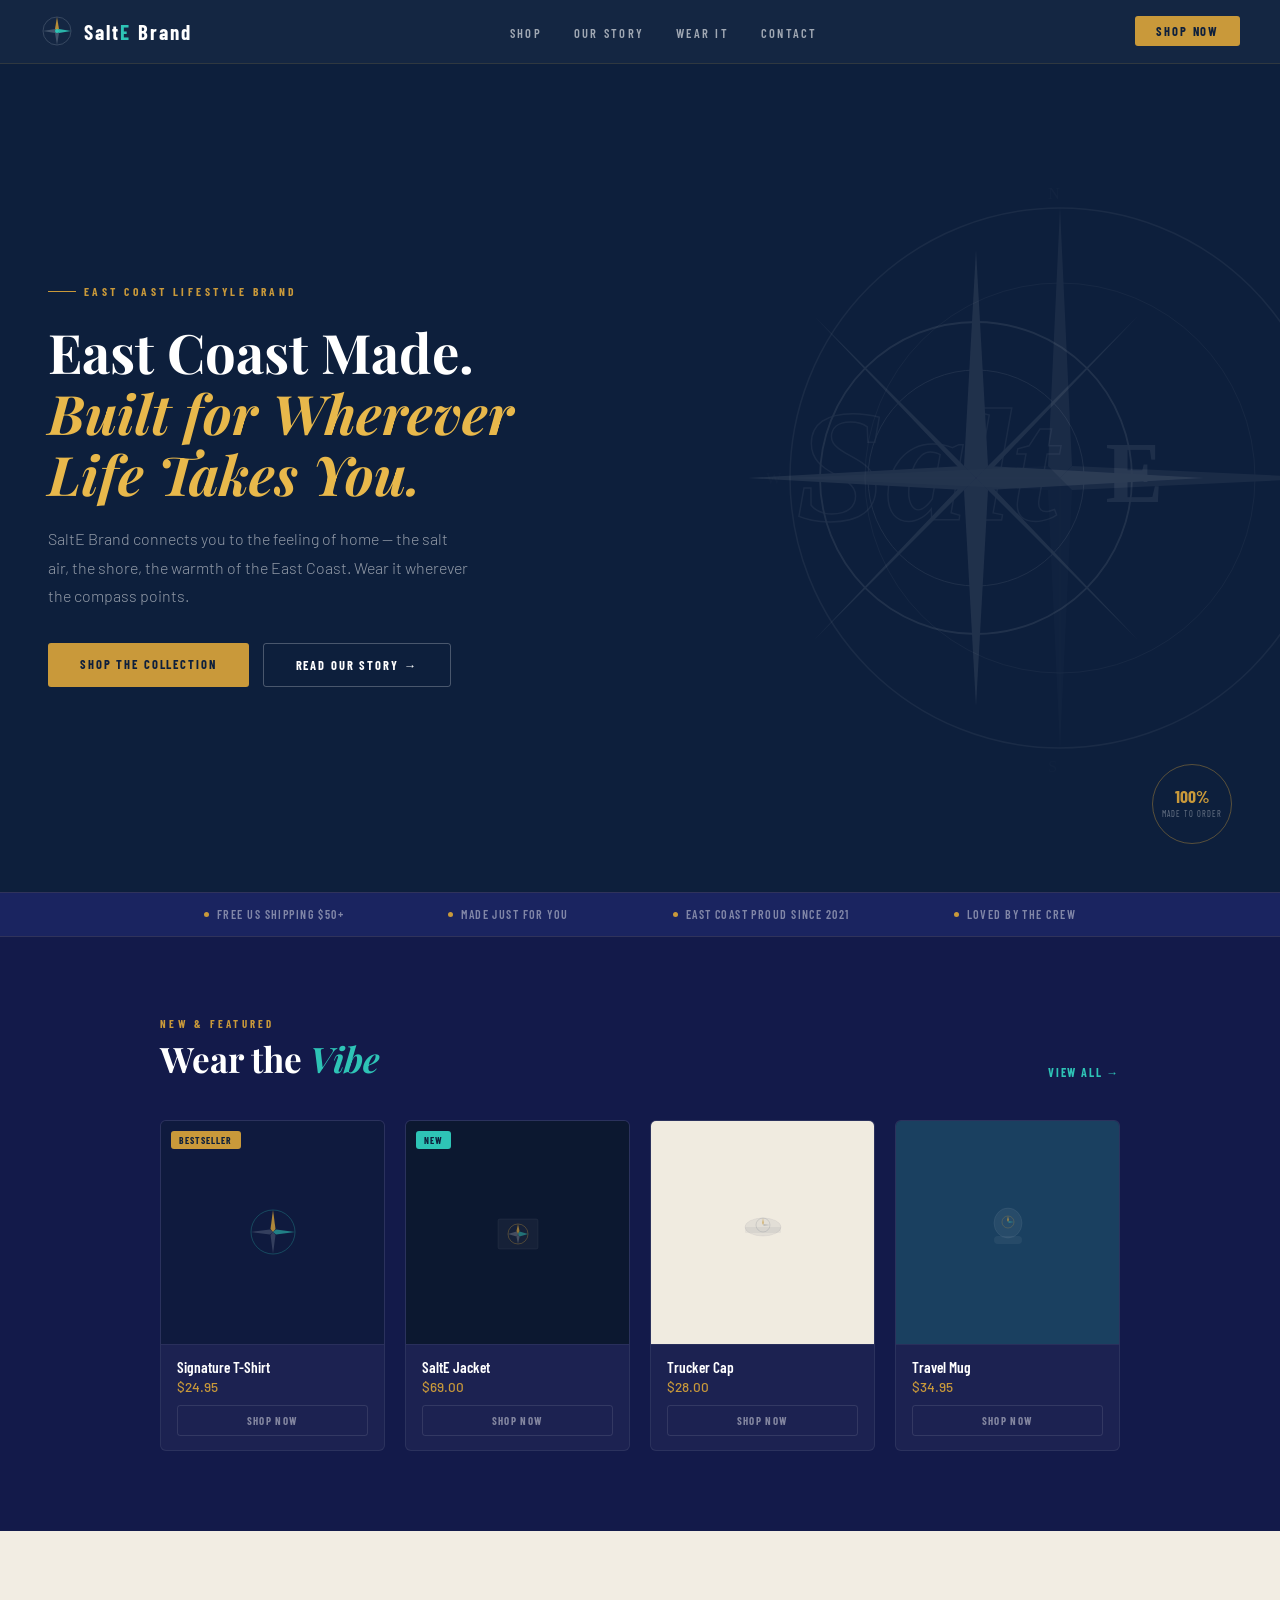
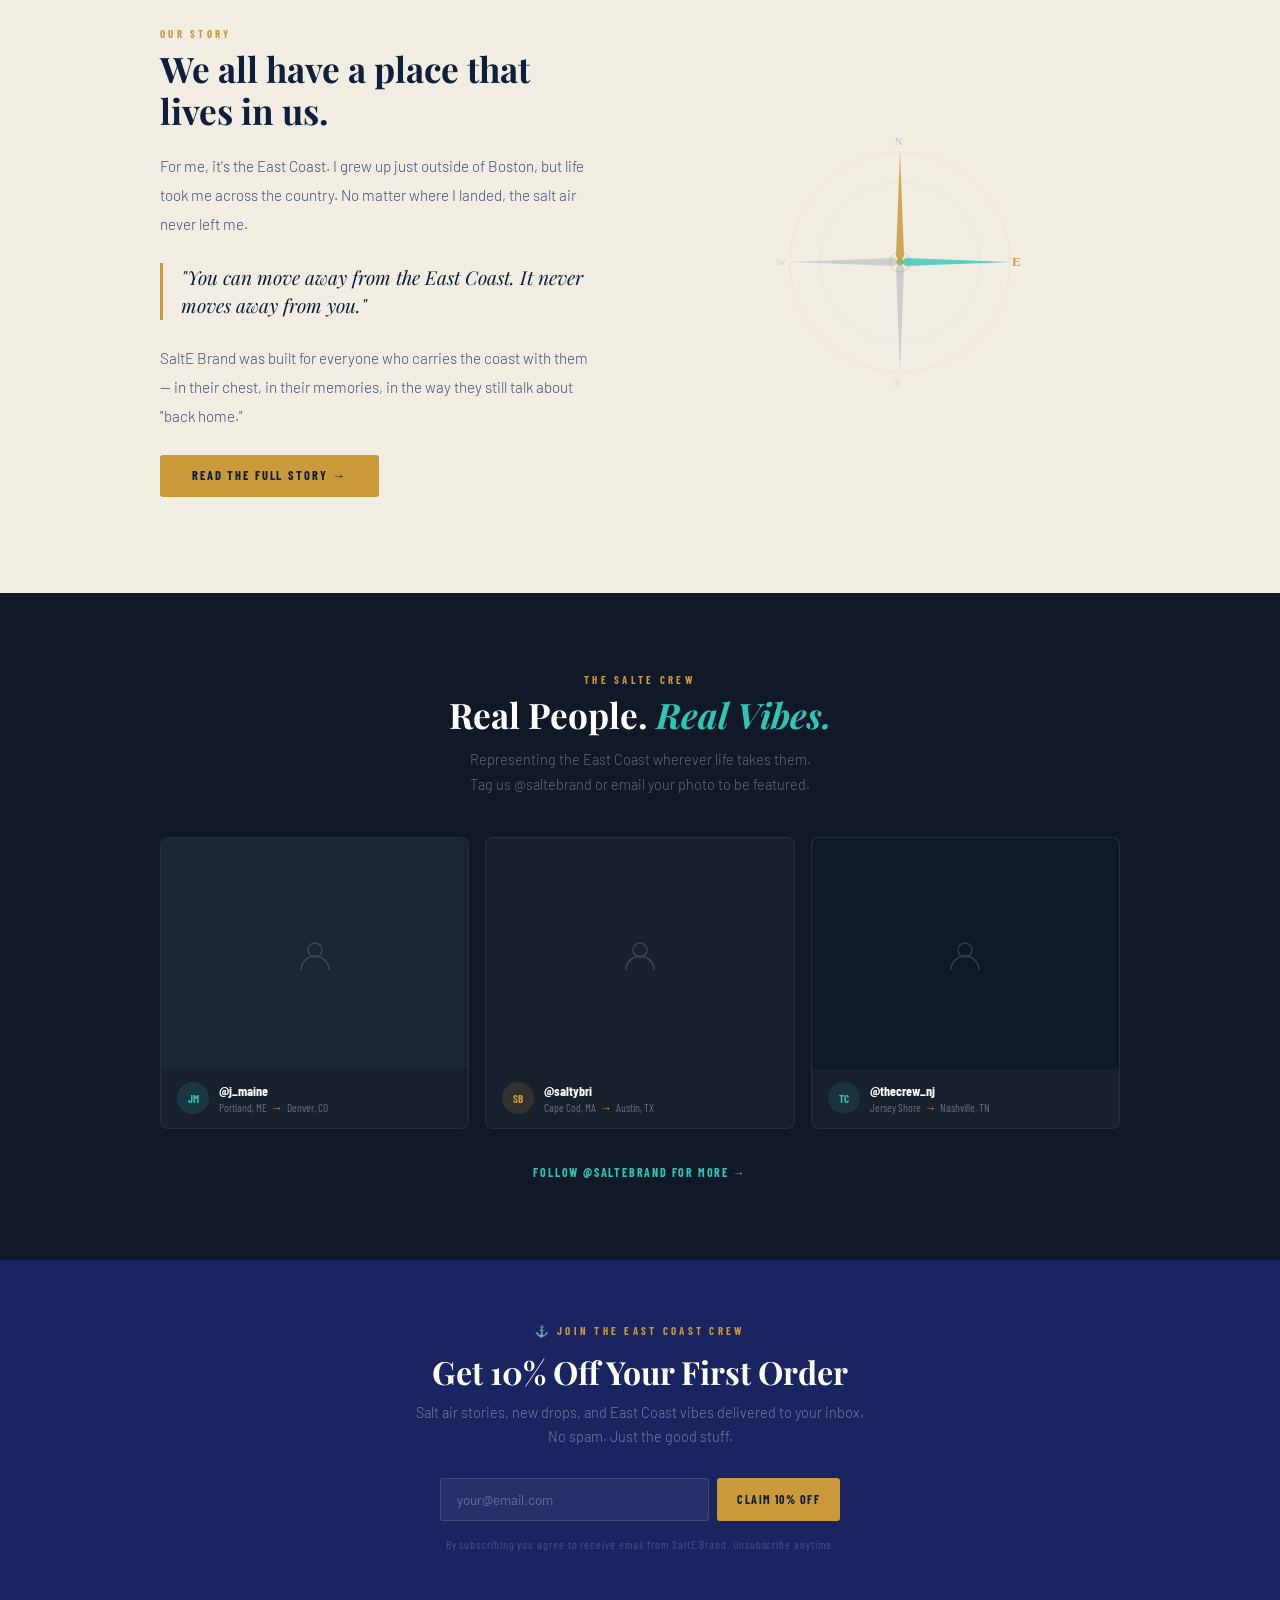
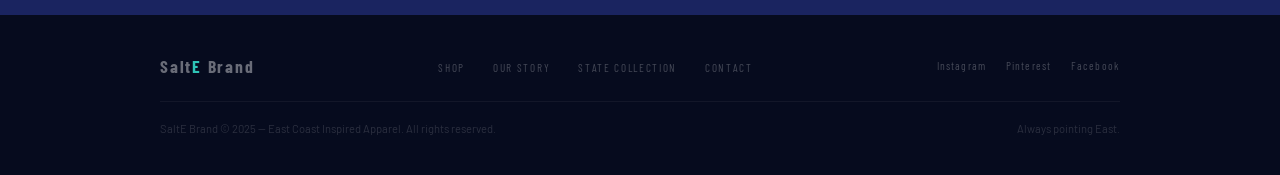
<file: index.html>
<!DOCTYPE html>
<html lang="en">
<head>
<meta charset="UTF-8">
<meta name="viewport" content="width=device-width, initial-scale=1.0">
<title>SaltE Brand — East Coast Lifestyle Apparel</title>
<meta name="description" content="East Coast inspired apparel for ocean souls and coastal dreamers. Shop tees, hats and gear for all 14 East Coast states.">
<link href="https://fonts.googleapis.com/css2?family=Playfair+Display:ital,wght@0,700;1,400&family=Barlow+Condensed:wght@400;600;700&family=Barlow:wght@300;400;500&display=swap" rel="stylesheet">
<style>
*,*::before,*::after{margin:0;padding:0;box-sizing:border-box;}
:root{--navy:#0d1f3c;--navy-mid:#131a4a;--navy-light:#1a2460;--teal:#2ec4b6;--teal-dark:#1aa89c;--gold:#c9993a;--gold-light:#e8b84b;--sand:#f2ede3;--white:#fafcff;--grey:#8a96a8;}
html{scroll-behavior:smooth;}
body{font-family:'Barlow',sans-serif;background:var(--white);color:var(--navy);overflow-x:hidden;}
nav{background:rgba(13,31,60,0.97);padding:0.9rem 2.5rem;display:flex;align-items:center;justify-content:space-between;border-bottom:1px solid rgba(201,153,58,0.15);position:sticky;top:0;z-index:100;}
.nav-brand{display:flex;align-items:center;gap:10px;text-decoration:none;}
.nav-wordmark{font-family:'Barlow Condensed',sans-serif;font-size:1.3rem;font-weight:700;letter-spacing:0.1em;color:#fff;}
.nav-wordmark span{color:var(--teal);}
.nav-links{display:flex;gap:2rem;list-style:none;}
.nav-links a{font-family:'Barlow Condensed',sans-serif;font-size:0.78rem;font-weight:600;letter-spacing:0.18em;text-transform:uppercase;color:rgba(255,255,255,0.6);text-decoration:none;transition:color 0.2s;}
.nav-links a:hover{color:var(--gold-light);}
.nav-shop{font-family:'Barlow Condensed',sans-serif;font-size:0.78rem;font-weight:700;letter-spacing:0.15em;text-transform:uppercase;background:var(--gold);color:var(--navy);padding:0.5rem 1.3rem;border-radius:3px;text-decoration:none;}
.hero{min-height:92vh;background:var(--navy);position:relative;display:flex;align-items:center;overflow:hidden;padding:5rem 3rem 4rem;}
.hero-bg{position:absolute;right:-80px;top:50%;transform:translateY(-50%);width:600px;height:600px;opacity:0.05;animation:slowspin 120s linear infinite;}
@keyframes slowspin{from{transform:translateY(-50%) rotate(0deg);}to{transform:translateY(-50%) rotate(360deg);}}
@keyframes fadeUp{from{opacity:0;transform:translateY(20px);}to{opacity:1;transform:translateY(0);}}
.hero-content{position:relative;z-index:2;max-width:520px;animation:fadeUp 0.9s ease both;}
.eyebrow{font-family:'Barlow Condensed',sans-serif;font-size:0.72rem;font-weight:700;letter-spacing:0.3em;text-transform:uppercase;color:var(--gold);margin-bottom:1.5rem;display:flex;align-items:center;gap:8px;}
.eyebrow-line{width:28px;height:1px;background:var(--gold);}
.hero h1{font-family:'Playfair Display',serif;font-size:clamp(2.2rem,4.5vw,3.4rem);font-weight:700;color:#fff;line-height:1.12;margin-bottom:1.25rem;}
.hero h1 em{color:var(--gold-light);font-style:italic;display:block;}
.hero-body{font-size:1rem;font-weight:300;color:rgba(255,255,255,0.55);line-height:1.8;max-width:420px;margin-bottom:2rem;}
.btns{display:flex;gap:0.875rem;flex-wrap:wrap;}
.btn-gold{font-family:'Barlow Condensed',sans-serif;font-size:0.78rem;font-weight:700;letter-spacing:0.15em;text-transform:uppercase;background:var(--gold);color:var(--navy);padding:0.85rem 2rem;border-radius:3px;text-decoration:none;display:inline-block;transition:all 0.2s;border:none;cursor:pointer;}
.btn-gold:hover{background:var(--gold-light);transform:translateY(-2px);}
.btn-ghost{font-family:'Barlow Condensed',sans-serif;font-size:0.78rem;font-weight:700;letter-spacing:0.15em;text-transform:uppercase;background:transparent;color:#fff;padding:0.85rem 2rem;border-radius:3px;border:1px solid rgba(255,255,255,0.25);text-decoration:none;display:inline-block;transition:all 0.2s;}
.btn-ghost:hover{border-color:var(--gold);color:var(--gold);}
.hero-badge{position:absolute;right:3rem;bottom:3rem;width:80px;height:80px;border-radius:50%;border:1px solid rgba(201,153,58,0.4);display:flex;flex-direction:column;align-items:center;justify-content:center;text-align:center;}
.hero-badge-num{font-family:'Barlow Condensed',sans-serif;font-size:1.1rem;font-weight:700;color:var(--gold);line-height:1;}
.hero-badge-label{font-family:'Barlow Condensed',sans-serif;font-size:0.52rem;letter-spacing:0.12em;text-transform:uppercase;color:rgba(255,255,255,0.4);margin-top:3px;line-height:1.3;}
.trust{background:var(--navy-light);border-top:1px solid rgba(201,153,58,0.12);border-bottom:1px solid rgba(201,153,58,0.12);padding:0.9rem 2rem;}
.trust-inner{max-width:960px;margin:0 auto;display:flex;justify-content:space-around;align-items:center;flex-wrap:wrap;gap:1rem;}
.trust-item{display:flex;align-items:center;gap:8px;font-family:'Barlow Condensed',sans-serif;font-size:0.75rem;font-weight:600;letter-spacing:0.12em;text-transform:uppercase;color:rgba(255,255,255,0.45);}
.trust-dot{width:5px;height:5px;background:var(--gold);border-radius:50%;}
.section-label{font-family:'Barlow Condensed',sans-serif;font-size:0.68rem;font-weight:700;letter-spacing:0.3em;text-transform:uppercase;color:var(--gold);display:block;margin-bottom:0.5rem;}
.section-title{font-family:'Playfair Display',serif;font-size:2.2rem;font-weight:700;line-height:1.2;}
.section-title em{color:var(--teal);font-style:italic;}
.products{background:var(--navy-mid);padding:5rem 2rem;}
.section-header{display:flex;justify-content:space-between;align-items:flex-end;max-width:960px;margin:0 auto 2.5rem;}
.view-all{font-family:'Barlow Condensed',sans-serif;font-size:0.75rem;font-weight:700;letter-spacing:0.15em;text-transform:uppercase;color:var(--teal);text-decoration:none;}
.view-all:hover{color:var(--gold-light);}
.products-grid{max-width:960px;margin:0 auto;display:grid;grid-template-columns:repeat(auto-fill,minmax(200px,1fr));gap:1.25rem;}
.product-card{background:rgba(255,255,255,0.04);border:1px solid rgba(255,255,255,0.07);border-radius:6px;overflow:hidden;cursor:pointer;transition:all 0.25s;}
.product-card:hover{transform:translateY(-5px);border-color:rgba(201,153,58,0.3);}
.product-card:hover .p-overlay{opacity:1;}
.p-img{aspect-ratio:1;display:flex;align-items:center;justify-content:center;position:relative;}
.p-badge{position:absolute;top:10px;left:10px;font-family:'Barlow Condensed',sans-serif;font-size:0.6rem;font-weight:700;letter-spacing:0.12em;text-transform:uppercase;padding:3px 8px;border-radius:3px;}
.badge-best{background:var(--gold);color:var(--navy);}
.badge-new{background:var(--teal);color:var(--navy);}
.p-overlay{position:absolute;inset:0;background:rgba(13,31,60,0.6);display:flex;align-items:center;justify-content:center;opacity:0;transition:opacity 0.2s;}
.p-overlay-btn{font-family:'Barlow Condensed',sans-serif;font-size:0.7rem;font-weight:700;letter-spacing:0.12em;text-transform:uppercase;background:var(--gold);color:var(--navy);border:none;padding:0.55rem 1.2rem;border-radius:3px;cursor:pointer;}
.p-info{padding:0.85rem 1rem;border-top:1px solid rgba(255,255,255,0.06);}
.p-name{font-family:'Barlow Condensed',sans-serif;font-size:0.95rem;font-weight:600;color:#fff;margin-bottom:2px;}
.p-price{font-size:0.85rem;color:var(--gold);font-weight:500;}
.p-quickadd{width:100%;margin-top:0.6rem;font-family:'Barlow Condensed',sans-serif;font-size:0.68rem;font-weight:700;letter-spacing:0.12em;text-transform:uppercase;background:transparent;color:rgba(255,255,255,0.45);border:1px solid rgba(255,255,255,0.1);padding:0.5rem;border-radius:3px;cursor:pointer;transition:all 0.2s;}
.p-quickadd:hover{border-color:var(--gold);color:var(--gold);}
.story-strip{background:var(--sand);padding:6rem 2rem;}
.story-inner{max-width:960px;margin:0 auto;display:grid;grid-template-columns:1fr 1fr;gap:5rem;align-items:center;}
.story-h2{font-family:'Playfair Display',serif;font-size:2.2rem;font-weight:700;color:var(--navy);line-height:1.2;margin-bottom:1.25rem;}
.story-body{font-size:0.95rem;font-weight:300;color:var(--navy-light);line-height:1.9;margin-bottom:1rem;opacity:0.8;}
.story-pull{font-family:'Playfair Display',serif;font-size:1.2rem;font-style:italic;color:var(--navy);border-left:3px solid var(--gold);padding-left:1.1rem;margin:1.5rem 0;line-height:1.5;}
.story-compass{display:flex;justify-content:center;align-items:center;}
.community{background:#111827;padding:5rem 2rem;}
.community-header{text-align:center;margin-bottom:0.75rem;}
.community-sub{text-align:center;font-size:0.9rem;color:rgba(255,255,255,0.35);margin-bottom:2.5rem;font-weight:300;line-height:1.7;}
.crew-grid{display:grid;grid-template-columns:repeat(3,1fr);gap:1rem;max-width:960px;margin:0 auto 2rem;}
.crew-card{background:rgba(255,255,255,0.03);border:1px solid rgba(255,255,255,0.07);border-radius:8px;overflow:hidden;}
.crew-img{aspect-ratio:4/3;display:flex;align-items:center;justify-content:center;}
.crew-footer{padding:0.85rem 1rem;display:flex;align-items:center;gap:10px;}
.crew-avatar{width:32px;height:32px;border-radius:50%;display:flex;align-items:center;justify-content:center;font-family:'Barlow Condensed',sans-serif;font-size:0.7rem;font-weight:700;flex-shrink:0;}
.crew-handle{font-family:'Barlow Condensed',sans-serif;font-size:0.85rem;font-weight:700;color:#fff;}
.crew-journey{font-size:0.72rem;color:rgba(255,255,255,0.35);display:flex;align-items:center;gap:4px;margin-top:1px;font-family:'Barlow Condensed',sans-serif;}
.crew-arrow{color:var(--gold);}
.crew-follow{text-align:center;}
.crew-follow a{font-family:'Barlow Condensed',sans-serif;font-size:0.75rem;font-weight:700;letter-spacing:0.15em;text-transform:uppercase;color:var(--teal);text-decoration:none;}
.email-band{background:var(--navy-light);padding:4rem 2rem;text-align:center;}
.email-eyebrow{font-family:'Barlow Condensed',sans-serif;font-size:0.68rem;font-weight:700;letter-spacing:0.3em;text-transform:uppercase;color:var(--gold);margin-bottom:0.75rem;display:block;}
.email-h2{font-family:'Playfair Display',serif;font-size:2rem;font-weight:700;color:#fff;margin-bottom:0.5rem;}
.email-sub{font-size:0.9rem;color:rgba(255,255,255,0.4);margin-bottom:1.75rem;font-weight:300;line-height:1.7;}
.email-form{display:flex;gap:0.5rem;max-width:400px;margin:0 auto 1rem;}
.email-input{flex:1;font-family:'Barlow',sans-serif;font-size:0.85rem;padding:0.75rem 1rem;background:rgba(255,255,255,0.06);border:1px solid rgba(255,255,255,0.12);border-radius:3px;color:#fff;outline:none;}
.email-input::placeholder{color:rgba(255,255,255,0.3);}
.email-input:focus{border-color:var(--gold);}
.email-submit{font-family:'Barlow Condensed',sans-serif;font-size:0.75rem;font-weight:700;letter-spacing:0.12em;text-transform:uppercase;background:var(--gold);color:var(--navy);border:none;padding:0.75rem 1.25rem;border-radius:3px;cursor:pointer;white-space:nowrap;}
.email-note{font-size:0.72rem;color:rgba(255,255,255,0.2);font-family:'Barlow Condensed',sans-serif;letter-spacing:0.08em;}
footer{background:#060b1e;padding:2.5rem 2rem;}
.footer-inner{max-width:960px;margin:0 auto;display:flex;align-items:center;justify-content:space-between;flex-wrap:wrap;gap:1.25rem;}
.footer-brand{font-family:'Barlow Condensed',sans-serif;font-size:1.1rem;font-weight:700;letter-spacing:0.1em;color:rgba(255,255,255,0.4);}
.footer-brand span{color:var(--teal);}
.footer-links{display:flex;gap:1.75rem;list-style:none;}
.footer-links a{font-family:'Barlow Condensed',sans-serif;font-size:0.7rem;letter-spacing:0.15em;text-transform:uppercase;color:rgba(255,255,255,0.25);text-decoration:none;transition:color 0.2s;}
.footer-links a:hover{color:var(--gold);}
.footer-socials{display:flex;gap:1.25rem;}
.footer-socials a{font-family:'Barlow Condensed',sans-serif;font-size:0.7rem;letter-spacing:0.1em;color:rgba(255,255,255,0.25);text-decoration:none;}
.footer-socials a:hover{color:var(--teal);}
.footer-bottom{max-width:960px;margin:1.5rem auto 0;padding-top:1.25rem;border-top:1px solid rgba(255,255,255,0.05);display:flex;justify-content:space-between;flex-wrap:wrap;gap:0.75rem;}
.footer-copy{font-size:0.7rem;color:rgba(255,255,255,0.15);font-family:'Barlow',sans-serif;}
@media(max-width:768px){.story-inner{grid-template-columns:1fr;gap:2rem;}.crew-grid{grid-template-columns:1fr;}.hero{padding:5rem 1.5rem 3rem;}nav{padding:0.9rem 1.25rem;}.nav-links{display:none;}}
</style>
</head>
<body>
<nav>
  <a href="index.html" class="nav-brand">
    <svg width="34" height="34" viewBox="0 0 34 34" fill="none"><circle cx="17" cy="17" r="14" stroke="#8a96a8" stroke-width="0.6" opacity="0.5"/><polygon points="17,3 19,15 17,17 15,15" fill="#c9993a" opacity="0.9"/><polygon points="17,31 19,19 17,17 15,19" fill="#8a96a8" opacity="0.4"/><polygon points="3,17 15,15 17,17 15,19" fill="#8a96a8" opacity="0.4"/><polygon points="31,17 19,15 17,17 19,19" fill="#2ec4b6" opacity="0.9"/><circle cx="17" cy="17" r="2" fill="#2ec4b6"/></svg>
    <span class="nav-wordmark">Salt<span>E</span> Brand</span>
  </a>
  <ul class="nav-links">
    <li><a href="shop.html">Shop</a></li>
    <li><a href="about.html">Our Story</a></li>
    <li><a href="shop.html#states">Wear It</a></li>
    <li><a href="contact.html">Contact</a></li>
  </ul>
  <a href="shop.html" class="nav-shop">Shop Now</a>
</nav>

<section class="hero">
  <svg style="position:absolute;right:5%;top:50%;transform:translateY(-50%);width:480px;height:480px;opacity:0.08;pointer-events:none;" viewBox="0 0 400 400" fill="none">
    <polygon points="200,10 210,190 200,200 190,190" fill="white"/>
    <polygon points="200,390 210,210 200,200 190,210" fill="white"/>
    <polygon points="10,200 190,190 200,200 190,210" fill="white"/>
    <polygon points="390,200 210,190 200,200 210,210" fill="white"/>
    <polygon points="65,65 194,194 200,200 188,194" fill="white"/>
    <polygon points="335,65 206,194 200,200 212,194" fill="white"/>
    <polygon points="65,335 194,206 200,200 188,206" fill="white"/>
    <polygon points="335,335 206,206 200,200 212,206" fill="white"/>
    <circle cx="200" cy="200" r="130" stroke="white" stroke-width="1.5" fill="none"/>
    <circle cx="200" cy="200" r="90" stroke="white" stroke-width="0.75" fill="none"/>
    <circle cx="200" cy="200" r="8" stroke="white" stroke-width="1.5" fill="none"/>
    <text x="50" y="235" font-family="Georgia,serif" font-style="italic" font-weight="700" font-size="135" fill="none" stroke="white" stroke-width="1.2" opacity="0.7">Salt</text>
    <text x="308" y="220" font-family="Georgia,serif" font-weight="700" font-size="72" fill="white" opacity="0.9">E</text>
  </svg>
  <svg class="hero-bg" viewBox="0 0 400 400" fill="none"><circle cx="200" cy="200" r="180" stroke="white" stroke-width="1"/><circle cx="200" cy="200" r="130" stroke="white" stroke-width="0.5"/><polygon points="200,20 208,192 200,200 192,192" fill="white"/><polygon points="200,380 208,208 200,200 192,208" fill="white" opacity="0.3"/><polygon points="20,200 192,192 200,200 192,208" fill="white" opacity="0.3"/><polygon points="380,200 208,192 200,200 208,208" fill="white"/><line x1="200" y1="20" x2="200" y2="380" stroke="white" stroke-width="0.4" opacity="0.2"/><line x1="20" y1="200" x2="380" y2="200" stroke="white" stroke-width="0.4" opacity="0.2"/><text x="192" y="14" fill="white" font-size="11" font-family="serif" opacity="0.4">N</text><text x="192" y="396" fill="white" font-size="11" font-family="serif" opacity="0.25">S</text><text x="4" y="204" fill="white" font-size="11" font-family="serif" opacity="0.25">W</text><text x="382" y="204" fill="white" font-size="13" font-family="serif" font-weight="bold" opacity="0.7">E</text></svg>
  <div class="hero-content">
    <p class="eyebrow"><span class="eyebrow-line"></span>East Coast Lifestyle Brand</p>
    <h1>East Coast Made.<em>Built for Wherever Life Takes You.</em></h1>
    <p class="hero-body">SaltE Brand connects you to the feeling of home — the salt air, the shore, the warmth of the East Coast. Wear it wherever the compass points.</p>
    <div class="btns">
      <a href="shop.html" class="btn-gold">Shop the Collection</a>
      <a href="about.html" class="btn-ghost">Read Our Story →</a>
    </div>
  </div>
  <div class="hero-badge"><span class="hero-badge-num">100%</span><span class="hero-badge-label">Made to Order</span></div>
</section>

<div class="trust"><div class="trust-inner"><div class="trust-item"><span class="trust-dot"></span>Free US shipping $50+</div><div class="trust-item"><span class="trust-dot"></span>Made just for you</div><div class="trust-item"><span class="trust-dot"></span>East Coast proud since 2021</div><div class="trust-item"><span class="trust-dot"></span>Loved by the crew</div></div></div>

<section class="products" id="products">
  <div class="section-header">
    <div><span class="section-label">New &amp; Featured</span><h2 class="section-title" style="color:#fff;">Wear the <em>Vibe</em></h2></div>
    <a href="shop.html" class="view-all">View all →</a>
  </div>
  <div class="products-grid">
    <div class="product-card"><div class="p-img" style="background:#0f1a3e;"><span class="p-badge badge-best">Bestseller</span><svg width="70" height="70" viewBox="0 0 70 70" fill="none"><circle cx="35" cy="35" r="22" stroke="#2ec4b6" stroke-width="0.8" opacity="0.35"/><polygon points="35,13 37.5,32 35,35 32.5,32" fill="#c9993a" opacity="0.85"/><polygon points="35,57 37.5,38 35,35 32.5,38" fill="#8a96a8" opacity="0.3"/><polygon points="13,35 32,32.5 35,35 32,37.5" fill="#8a96a8" opacity="0.3"/><polygon points="57,35 38,32.5 35,35 38,37.5" fill="#2ec4b6" opacity="0.6"/></svg><div class="p-overlay"><button class="p-overlay-btn" onclick="window.location.href='https://www.saltebrand.com/product-page/white-short-sleeve-t-shirt'">Quick View</button></div></div><div class="p-info"><p class="p-name">Signature T-Shirt</p><p class="p-price">$24.95</p><button class="p-quickadd" onclick="window.location.href='https://www.saltebrand.com/product-page/white-short-sleeve-t-shirt'">Shop Now</button></div></div>
    <div class="product-card"><div class="p-img" style="background:#0c1830;"><span class="p-badge badge-new">New</span><svg width="70" height="70" viewBox="0 0 70 70" fill="none"><rect x="15" y="22" width="40" height="30" rx="2" fill="rgba(255,255,255,0.04)" stroke="rgba(255,255,255,0.1)" stroke-width="0.5"/><circle cx="35" cy="37" r="10" stroke="#c9993a" stroke-width="0.7" opacity="0.45"/><polygon points="35,27 36.5,34 35,37 33.5,34" fill="#c9993a" opacity="0.7"/><polygon points="35,47 36.5,40 35,37 33.5,40" fill="rgba(255,255,255,0.2)"/><polygon points="25,37 33.5,34.5 35,37 33.5,39.5" fill="rgba(255,255,255,0.2)"/><polygon points="45,37 36.5,34.5 35,37 36.5,39.5" fill="#2ec4b6" opacity="0.5"/></svg><div class="p-overlay"><button class="p-overlay-btn" onclick="window.location.href='https://www.saltebrand.com/product-page/salte-jacket'">Quick View</button></div></div><div class="p-info"><p class="p-name">SaltE Jacket</p><p class="p-price">$69.00</p><button class="p-quickadd" onclick="window.location.href='https://www.saltebrand.com/product-page/salte-jacket'">Shop Now</button></div></div>
    <div class="product-card"><div class="p-img" style="background:#f0ebe0;"><svg width="70" height="70" viewBox="0 0 70 70" fill="none"><ellipse cx="35" cy="30" rx="18" ry="9" fill="rgba(13,31,60,0.06)" stroke="rgba(13,31,60,0.1)" stroke-width="0.5"/><rect x="17" y="30" width="36" height="6" rx="1" fill="rgba(13,31,60,0.05)"/><circle cx="35" cy="28" r="7" stroke="#0d1f3c" stroke-width="0.6" opacity="0.18"/><polygon points="35,21 36,26 35,28 34,26" fill="#c9993a" opacity="0.55"/><polygon points="42,28 36,27.2 35,28 36,28.8" fill="#0d1f3c" opacity="0.22"/></svg><div class="p-overlay"><button class="p-overlay-btn" onclick="window.location.href='https://www.saltebrand.com/product-page/trucker-cap'">Quick View</button></div></div><div class="p-info"><p class="p-name">Trucker Cap</p><p class="p-price">$28.00</p><button class="p-quickadd" onclick="window.location.href='https://www.saltebrand.com/product-page/trucker-cap'">Shop Now</button></div></div>
    <div class="product-card"><div class="p-img" style="background:#1a4060;"><svg width="70" height="70" viewBox="0 0 70 70" fill="none"><ellipse cx="35" cy="26" rx="14" ry="15" fill="rgba(255,255,255,0.06)" stroke="rgba(255,255,255,0.12)" stroke-width="0.5"/><rect x="21" y="39" width="28" height="8" rx="4" fill="rgba(255,255,255,0.05)"/><circle cx="35" cy="25" r="6" stroke="#c9993a" stroke-width="0.6" opacity="0.4"/><polygon points="35,19 36,23 35,25 34,23" fill="#c9993a" opacity="0.7"/><polygon points="41,25 36,24.2 35,25 36,25.8" fill="#2ec4b6" opacity="0.5"/></svg><div class="p-overlay"><button class="p-overlay-btn" onclick="window.location.href='https://www.saltebrand.com/product-page/travel-mug-with-a-handle'">Quick View</button></div></div><div class="p-info"><p class="p-name">Travel Mug</p><p class="p-price">$34.95</p><button class="p-quickadd" onclick="window.location.href='https://www.saltebrand.com/product-page/travel-mug-with-a-handle'">Shop Now</button></div></div>
  </div>
</section>

<section class="story-strip">
  <div class="story-inner">
    <div>
      <span class="section-label">Our Story</span>
      <h2 class="story-h2">We all have a place that lives in us.</h2>
      <p class="story-body">For me, it's the East Coast. I grew up just outside of Boston, but life took me across the country. No matter where I landed, the salt air never left me.</p>
      <blockquote class="story-pull">"You can move away from the East Coast. It never moves away from you."</blockquote>
      <p class="story-body">SaltE Brand was built for everyone who carries the coast with them — in their chest, in their memories, in the way they still talk about "back home."</p>
      <a href="about.html" class="btn-gold" style="margin-top:0.5rem;">Read the Full Story →</a>
    </div>
    <div class="story-compass">
      <svg width="260" height="260" viewBox="0 0 260 260" fill="none"><circle cx="130" cy="130" r="110" stroke="#c9993a" stroke-width="0.5" opacity="0.2"/><circle cx="130" cy="130" r="80" stroke="#8a96a8" stroke-width="0.4" opacity="0.2"/><circle cx="130" cy="130" r="10" stroke="#c9993a" stroke-width="0.8" opacity="0.5"/><circle cx="130" cy="130" r="3.5" fill="#c9993a" opacity="0.8"/><polygon points="130,20 134,124 130,130 126,124" fill="#c9993a" opacity="0.85"/><polygon points="130,240 134,136 130,130 126,136" fill="#8a96a8" opacity="0.35"/><polygon points="20,130 124,126 130,130 124,134" fill="#8a96a8" opacity="0.35"/><polygon points="240,130 136,126 130,130 136,134" fill="#2ec4b6" opacity="0.75"/><text x="125" y="13" fill="#8a96a8" font-size="10" font-family="Georgia,serif" opacity="0.5">N</text><text x="125" y="254" fill="#8a96a8" font-size="10" font-family="Georgia,serif" opacity="0.3">S</text><text x="6" y="134" fill="#8a96a8" font-size="10" font-family="Georgia,serif" opacity="0.3">W</text><text x="242" y="134" fill="#c9993a" font-size="13" font-family="Georgia,serif" font-weight="bold" opacity="0.9">E</text></svg>
    </div>
  </div>
</section>

<section class="community">
  <div class="community-header">
    <span class="section-label" style="display:block;text-align:center;margin-bottom:0.5rem;">The SaltE Crew</span>
    <h2 class="section-title" style="color:#fff;text-align:center;">Real People. <em>Real Vibes.</em></h2>
  </div>
  <p class="community-sub">Representing the East Coast wherever life takes them.<br>Tag us @saltebrand or email your photo to be featured.</p>
  <div class="crew-grid">
    <div class="crew-card"><div class="crew-img" style="background:#1a2535;"><svg width="40" height="40" viewBox="0 0 40 40" fill="none" opacity="0.15"><circle cx="20" cy="16" r="7" stroke="white" stroke-width="1.5"/><path d="M6 36c0-7.7 6.3-14 14-14s14 6.3 14 14" stroke="white" stroke-width="1.5"/></svg></div><div class="crew-footer"><div class="crew-avatar" style="background:rgba(46,196,182,0.15);color:#2ec4b6;">JM</div><div><div class="crew-handle">@j_maine</div><div class="crew-journey"><span>Portland, ME</span><span class="crew-arrow">→</span><span>Denver, CO</span></div></div></div></div>
    <div class="crew-card"><div class="crew-img" style="background:#1a2030;"><svg width="40" height="40" viewBox="0 0 40 40" fill="none" opacity="0.15"><circle cx="20" cy="16" r="7" stroke="white" stroke-width="1.5"/><path d="M6 36c0-7.7 6.3-14 14-14s14 6.3 14 14" stroke="white" stroke-width="1.5"/></svg></div><div class="crew-footer"><div class="crew-avatar" style="background:rgba(201,153,58,0.15);color:#c9993a;">SB</div><div><div class="crew-handle">@saltybri</div><div class="crew-journey"><span>Cape Cod, MA</span><span class="crew-arrow">→</span><span>Austin, TX</span></div></div></div></div>
    <div class="crew-card"><div class="crew-img" style="background:#0f1a28;"><svg width="40" height="40" viewBox="0 0 40 40" fill="none" opacity="0.15"><circle cx="20" cy="16" r="7" stroke="white" stroke-width="1.5"/><path d="M6 36c0-7.7 6.3-14 14-14s14 6.3 14 14" stroke="white" stroke-width="1.5"/></svg></div><div class="crew-footer"><div class="crew-avatar" style="background:rgba(46,196,182,0.12);color:#2ec4b6;">TC</div><div><div class="crew-handle">@thecrew_nj</div><div class="crew-journey"><span>Jersey Shore</span><span class="crew-arrow">→</span><span>Nashville, TN</span></div></div></div></div>
  </div>
  <div class="crew-follow"><a href="https://instagram.com/saltebrand" target="_blank">Follow @saltebrand for more →</a></div>
</section>

<div class="email-band">
  <span class="email-eyebrow">⚓ Join the East Coast Crew</span>
  <h2 class="email-h2">Get 10% Off Your First Order</h2>
  <p class="email-sub">Salt air stories, new drops, and East Coast vibes delivered to your inbox.<br>No spam. Just the good stuff.</p>
  <div class="email-form"><input class="email-input" type="email" placeholder="your@email.com" id="ei"><button class="email-submit" onclick="var v=document.getElementById('ei').value;if(v&&v.includes('@')){document.getElementById('ei').value='';alert('You\'re in! Check your inbox for your 10% off code.');}">Claim 10% Off</button></div>
  <p class="email-note">By subscribing you agree to receive email from SaltE Brand. Unsubscribe anytime.</p>
</div>

<footer>
  <div class="footer-inner">
    <span class="footer-brand">Salt<span>E</span> Brand</span>
    <ul class="footer-links"><li><a href="shop.html">Shop</a></li><li><a href="about.html">Our Story</a></li><li><a href="shop.html#states">State Collection</a></li><li><a href="contact.html">Contact</a></li></ul>
    <div class="footer-socials"><a href="https://instagram.com/saltebrand" target="_blank">Instagram</a><a href="https://www.pinterest.com/saltebrand" target="_blank">Pinterest</a><a href="http://www.facebook.com/saltebrand" target="_blank">Facebook</a></div>
  </div>
  <div class="footer-bottom"><span class="footer-copy">SaltE Brand © 2025 — East Coast Inspired Apparel. All rights reserved.</span><span class="footer-copy">Always pointing East.</span></div>
</footer>
</body>
</html>
</file>
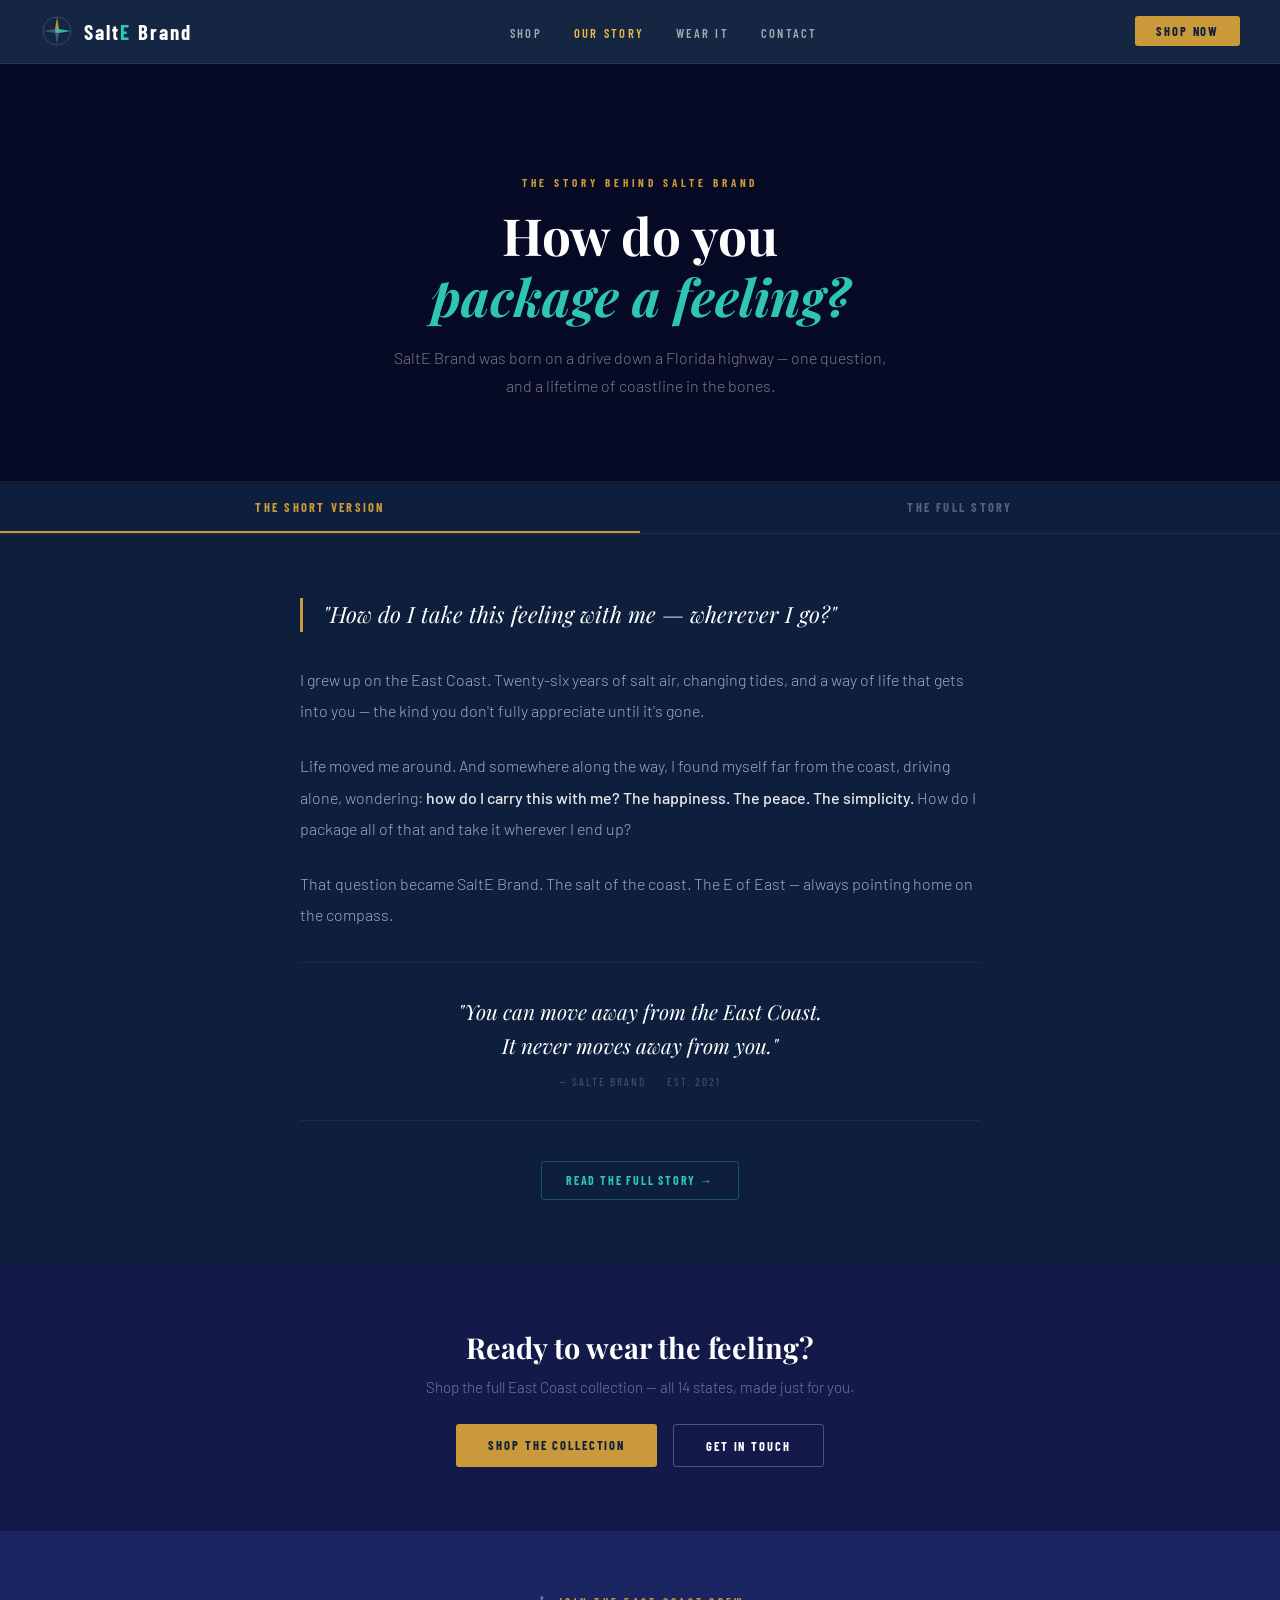
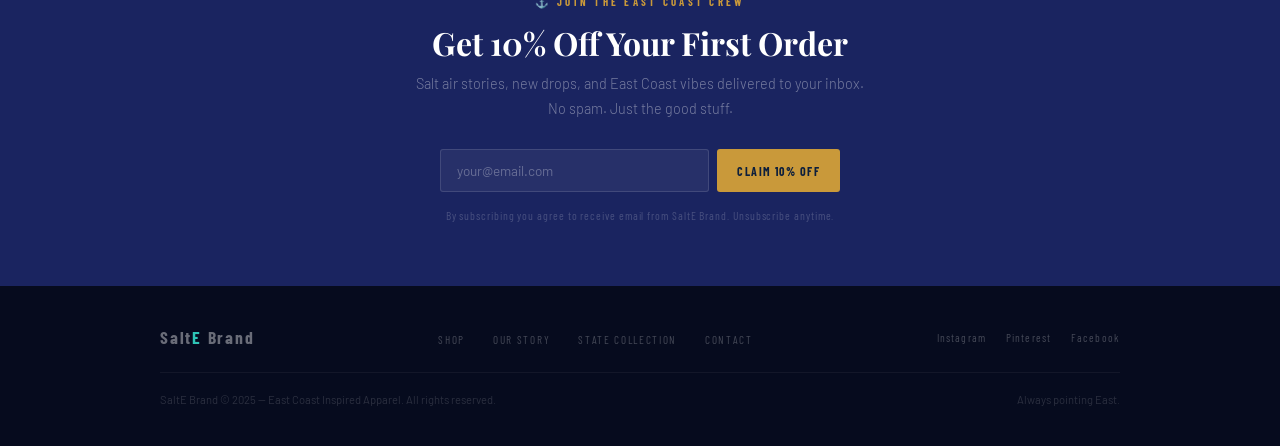
<file: about.html>
<!DOCTYPE html>
<html lang="en">
<head>
<meta charset="UTF-8">
<meta name="viewport" content="width=device-width, initial-scale=1.0">
<title>Our Story — SaltE Brand</title>
<meta name="description" content="The story behind SaltE Brand — born from a drive down a Florida highway and a lifetime of East Coast in the bones.">
<link href="https://fonts.googleapis.com/css2?family=Playfair+Display:ital,wght@0,700;1,400&family=Barlow+Condensed:wght@400;600;700&family=Barlow:wght@300;400;500&display=swap" rel="stylesheet">
<style>
*,*::before,*::after{margin:0;padding:0;box-sizing:border-box;}
:root{--navy:#0d1f3c;--navy-mid:#131a4a;--navy-light:#1a2460;--teal:#2ec4b6;--gold:#c9993a;--gold-light:#e8b84b;--gold-pale:#f5e6c8;--sand:#f2ede3;--white:#fafcff;--grey:#8a96a8;}
html{scroll-behavior:smooth;}
body{font-family:'Barlow',sans-serif;background:var(--white);color:var(--navy);overflow-x:hidden;}
nav{background:rgba(13,31,60,0.97);padding:0.9rem 2.5rem;display:flex;align-items:center;justify-content:space-between;border-bottom:1px solid rgba(201,153,58,0.15);position:sticky;top:0;z-index:100;}
.nav-brand{display:flex;align-items:center;gap:10px;text-decoration:none;}
.nav-wordmark{font-family:'Barlow Condensed',sans-serif;font-size:1.3rem;font-weight:700;letter-spacing:0.1em;color:#fff;}
.nav-wordmark span{color:var(--teal);}
.nav-links{display:flex;gap:2rem;list-style:none;}
.nav-links a{font-family:'Barlow Condensed',sans-serif;font-size:0.78rem;font-weight:600;letter-spacing:0.18em;text-transform:uppercase;color:rgba(255,255,255,0.6);text-decoration:none;transition:color 0.2s;}
.nav-links a:hover,.nav-links a.active{color:var(--gold-light);}
.nav-shop{font-family:'Barlow Condensed',sans-serif;font-size:0.78rem;font-weight:700;letter-spacing:0.15em;text-transform:uppercase;background:var(--gold);color:var(--navy);padding:0.5rem 1.3rem;border-radius:3px;text-decoration:none;}

.about-hero{background:#060a24;padding:7rem 2rem 5rem;text-align:center;border-bottom:1px solid rgba(201,153,58,0.12);}
.about-eyebrow{font-family:'Barlow Condensed',sans-serif;font-size:0.7rem;font-weight:700;letter-spacing:0.35em;text-transform:uppercase;color:var(--gold);margin-bottom:1rem;display:block;}
.about-title{font-family:'Playfair Display',serif;font-size:clamp(2rem,5vw,3.2rem);font-weight:700;color:#fff;line-height:1.2;margin-bottom:1rem;}
.about-title em{color:var(--teal);font-style:italic;}
.about-deck{font-size:1rem;color:rgba(255,255,255,0.45);line-height:1.8;max-width:520px;margin:0 auto;font-weight:300;}

.tab-bar{background:var(--navy);display:flex;border-bottom:1px solid rgba(255,255,255,0.07);}
.tab{flex:1;padding:1.1rem;text-align:center;font-family:'Barlow Condensed',sans-serif;font-size:0.78rem;font-weight:700;letter-spacing:0.18em;text-transform:uppercase;color:rgba(255,255,255,0.3);cursor:pointer;border-bottom:2px solid transparent;transition:all 0.2s;background:none;border-top:none;border-left:none;border-right:none;}
.tab.active{color:var(--gold);border-bottom-color:var(--gold);}

.panel{display:none;background:var(--navy);padding:4rem 2rem;}
.panel.active{display:block;}
.panel-inner{max-width:680px;margin:0 auto;}

.about-pull{font-family:'Playfair Display',serif;font-size:1.4rem;color:#fff;font-style:italic;line-height:1.5;border-left:3px solid var(--gold);padding-left:1.25rem;margin:0 0 2rem;}
.about-p{font-size:1rem;color:rgba(255,255,255,0.62);line-height:1.95;margin-bottom:1.5rem;font-weight:300;}
.about-p strong{color:rgba(255,255,255,0.9);font-weight:500;}
.about-p em{color:var(--gold-pale);font-style:italic;}
.about-divider{height:1px;background:rgba(255,255,255,0.06);margin:2rem 0;}
.about-closing{font-family:'Playfair Display',serif;font-size:1.3rem;color:#fff;font-style:italic;text-align:center;line-height:1.6;margin-bottom:0.75rem;}
.about-sig{font-family:'Barlow Condensed',sans-serif;font-size:0.72rem;color:rgba(255,255,255,0.25);text-align:center;letter-spacing:0.18em;text-transform:uppercase;}

.handwriting-box{background:rgba(201,153,58,0.06);border:1px solid rgba(201,153,58,0.2);border-radius:8px;padding:1.5rem;margin:2rem 0;text-align:center;}
.handwriting-label{font-family:'Barlow Condensed',sans-serif;font-size:0.68rem;font-weight:700;letter-spacing:0.28em;text-transform:uppercase;color:var(--gold);margin-bottom:0.75rem;display:block;}
.handwriting-text{font-size:0.95rem;color:rgba(255,255,255,0.55);line-height:1.85;font-weight:300;}
.handwriting-text strong{color:#fff;font-style:italic;}

.toggle-btn{display:inline-block;font-family:'Barlow Condensed',sans-serif;font-size:0.75rem;font-weight:700;letter-spacing:0.15em;text-transform:uppercase;color:var(--teal);background:transparent;border:1px solid rgba(46,196,182,0.3);padding:0.7rem 1.5rem;border-radius:3px;cursor:pointer;transition:all 0.2s;margin-top:0.5rem;}
.toggle-btn:hover{background:rgba(46,196,182,0.08);border-color:var(--teal);}

.about-cta{background:var(--navy-mid);padding:4rem 2rem;text-align:center;}
.about-cta h3{font-family:'Playfair Display',serif;font-size:1.8rem;color:#fff;margin-bottom:0.75rem;}
.about-cta p{font-size:0.95rem;color:rgba(255,255,255,0.4);margin-bottom:1.75rem;font-weight:300;}
.about-cta-btns{display:flex;gap:1rem;justify-content:center;flex-wrap:wrap;}
.btn-gold{font-family:'Barlow Condensed',sans-serif;font-size:0.78rem;font-weight:700;letter-spacing:0.15em;text-transform:uppercase;background:var(--gold);color:var(--navy);padding:0.85rem 2rem;border-radius:3px;text-decoration:none;display:inline-block;transition:all 0.2s;border:none;cursor:pointer;}
.btn-gold:hover{background:var(--gold-light);}
.btn-ghost{font-family:'Barlow Condensed',sans-serif;font-size:0.78rem;font-weight:700;letter-spacing:0.15em;text-transform:uppercase;background:transparent;color:#fff;padding:0.85rem 2rem;border-radius:3px;border:1px solid rgba(255,255,255,0.25);text-decoration:none;display:inline-block;transition:all 0.2s;}
.btn-ghost:hover{border-color:var(--gold);color:var(--gold);}

.email-band{background:var(--navy-light);padding:4rem 2rem;text-align:center;}
.email-eyebrow{font-family:'Barlow Condensed',sans-serif;font-size:0.68rem;font-weight:700;letter-spacing:0.3em;text-transform:uppercase;color:var(--gold);margin-bottom:0.75rem;display:block;}
.email-h2{font-family:'Playfair Display',serif;font-size:2rem;font-weight:700;color:#fff;margin-bottom:0.5rem;}
.email-sub{font-size:0.9rem;color:rgba(255,255,255,0.4);margin-bottom:1.75rem;font-weight:300;line-height:1.7;}
.email-form{display:flex;gap:0.5rem;max-width:400px;margin:0 auto 1rem;}
.email-input{flex:1;font-family:'Barlow',sans-serif;font-size:0.85rem;padding:0.75rem 1rem;background:rgba(255,255,255,0.06);border:1px solid rgba(255,255,255,0.12);border-radius:3px;color:#fff;outline:none;}
.email-input::placeholder{color:rgba(255,255,255,0.3);}
.email-input:focus{border-color:var(--gold);}
.email-submit{font-family:'Barlow Condensed',sans-serif;font-size:0.75rem;font-weight:700;letter-spacing:0.12em;text-transform:uppercase;background:var(--gold);color:var(--navy);border:none;padding:0.75rem 1.25rem;border-radius:3px;cursor:pointer;white-space:nowrap;}
.email-note{font-size:0.72rem;color:rgba(255,255,255,0.2);font-family:'Barlow Condensed',sans-serif;letter-spacing:0.08em;}

footer{background:#060b1e;padding:2.5rem 2rem;}
.footer-inner{max-width:960px;margin:0 auto;display:flex;align-items:center;justify-content:space-between;flex-wrap:wrap;gap:1.25rem;}
.footer-brand{font-family:'Barlow Condensed',sans-serif;font-size:1.1rem;font-weight:700;letter-spacing:0.1em;color:rgba(255,255,255,0.4);}
.footer-brand span{color:var(--teal);}
.footer-links{display:flex;gap:1.75rem;list-style:none;}
.footer-links a{font-family:'Barlow Condensed',sans-serif;font-size:0.7rem;letter-spacing:0.15em;text-transform:uppercase;color:rgba(255,255,255,0.25);text-decoration:none;}
.footer-links a:hover{color:var(--gold);}
.footer-socials{display:flex;gap:1.25rem;}
.footer-socials a{font-family:'Barlow Condensed',sans-serif;font-size:0.7rem;letter-spacing:0.1em;color:rgba(255,255,255,0.25);text-decoration:none;}
.footer-socials a:hover{color:var(--teal);}
.footer-bottom{max-width:960px;margin:1.5rem auto 0;padding-top:1.25rem;border-top:1px solid rgba(255,255,255,0.05);display:flex;justify-content:space-between;flex-wrap:wrap;gap:0.75rem;}
.footer-copy{font-size:0.7rem;color:rgba(255,255,255,0.15);font-family:'Barlow',sans-serif;}

@media(max-width:768px){nav{padding:0.9rem 1.25rem;}.nav-links{display:none;}}
</style>
</head>
<body>

<nav>
  <a href="index.html" class="nav-brand">
    <svg width="34" height="34" viewBox="0 0 34 34" fill="none"><circle cx="17" cy="17" r="14" stroke="#8a96a8" stroke-width="0.6" opacity="0.5"/><polygon points="17,3 19,15 17,17 15,15" fill="#c9993a" opacity="0.9"/><polygon points="17,31 19,19 17,17 15,19" fill="#8a96a8" opacity="0.4"/><polygon points="3,17 15,15 17,17 15,19" fill="#8a96a8" opacity="0.4"/><polygon points="31,17 19,15 17,17 19,19" fill="#2ec4b6" opacity="0.9"/><circle cx="17" cy="17" r="2" fill="#2ec4b6"/></svg>
    <span class="nav-wordmark">Salt<span>E</span> Brand</span>
  </a>
  <ul class="nav-links">
    <li><a href="shop.html">Shop</a></li>
    <li><a href="about.html" class="active">Our Story</a></li>
    <li><a href="shop.html#states">Wear It</a></li>
    <li><a href="contact.html">Contact</a></li>
  </ul>
  <a href="shop.html" class="nav-shop">Shop Now</a>
</nav>

<section class="about-hero">
  <span class="about-eyebrow">The Story Behind SaltE Brand</span>
  <h1 class="about-title">How do you<br><em>package a feeling?</em></h1>
  <p class="about-deck">SaltE Brand was born on a drive down a Florida highway — one question, and a lifetime of coastline in the bones.</p>
</section>

<div class="tab-bar">
  <button class="tab active" id="tab-short" onclick="switchTab('short')">The Short Version</button>
  <button class="tab" id="tab-full" onclick="switchTab('full')">The Full Story</button>
</div>

<div class="panel active" id="panel-short">
  <div class="panel-inner">
    <blockquote class="about-pull">"How do I take this feeling with me — wherever I go?"</blockquote>
    <p class="about-p">I grew up on the East Coast. Twenty-six years of salt air, changing tides, and a way of life that gets into you — the kind you don't fully appreciate until it's gone.</p>
    <p class="about-p">Life moved me around. And somewhere along the way, I found myself far from the coast, driving alone, wondering: <strong>how do I carry this with me? The happiness. The peace. The simplicity.</strong> How do I package all of that and take it wherever I end up?</p>
    <p class="about-p">That question became SaltE Brand. The salt of the coast. The E of East — always pointing home on the compass.</p>
    <div class="about-divider"></div>
    <blockquote class="about-closing">"You can move away from the East Coast.<br>It never moves away from you."</blockquote>
    <p class="about-sig">— SaltE Brand &nbsp;·&nbsp; Est. 2021</p>
    <div class="about-divider"></div>
    <div style="text-align:center;">
      <button class="toggle-btn" onclick="switchTab('full')">Read the Full Story →</button>
    </div>
  </div>
</div>

<div class="panel" id="panel-full">
  <div class="panel-inner">
    <blockquote class="about-pull">"How do I take this feeling with me — wherever I go?"</blockquote>
    <p class="about-p">I grew up in Massachusetts. Twenty-six years of salt air, changing tides, and that particular brand of East Coast life that gets into you — the kind you don't fully appreciate until it's gone.</p>
    <p class="about-p">I left. Denver first. Back home for a while. Then Texas. Life moves in directions you don't always plan, and eventually it moved me to Florida — where I discovered, unexpectedly, that I'd found <strong>home again.</strong></p>
    <p class="about-p">The water. The warmth. The ease of a coastal life. It felt like Massachusetts had followed me south, whispering in a different accent. Happy in a way that's hard to explain unless you've felt it — that deep, quiet peace of living near the ocean.</p>
    <p class="about-p">Then another opportunity appeared on the horizon. A move, maybe. Away from all of it. Again.</p>
    <p class="about-p">I was driving alone one afternoon, turning it all over, when the question hit me: <strong>How do I carry this feeling with me? How do I package happiness, home, peace, and simplicity — and take it wherever I end up?</strong></p>
    <p class="about-p">My first thought was a tattoo. Something permanent. Something that said: <em>I am from the East Coast. That never leaves me.</em> I didn't want to copy what was already out there — I wanted something that was mine. Something that captured not just a place, but a direction. A pull. An identity.</p>
    <p class="about-p">That's when it came to me. <strong>SaltE Brand.</strong> The salt of the coast. The E of East — always pointing home on the compass. A word that sounds like a feeling. A brand built not for a place on a map, but for a place in your chest.</p>
    <div class="handwriting-box">
      <span class="handwriting-label">A note about the logo</span>
      <p class="handwriting-text">The <strong>"Salt"</strong> you see on every piece of SaltE Brand gear is not a font. It's my handwriting — exactly as I wrote it, the day the idea came to me. It's never been licensed, never been borrowed. When you wear it, you're carrying a piece of the original.</p>
    </div>
    <p class="about-p">SaltE Brand is for the ones who left the coast but never stopped hearing it. For the Massachusetts transplants in Arizona, the Jersey kids in Nashville, the Carolina girls in Colorado. For anyone who looks at a compass and feels the pull of East.</p>
    <p class="about-p">It's a lifestyle. It's a reminder. It's home — on a shirt, on a hat, on your car window, on your coffee mug in a landlocked city at 7am, keeping the coast alive.</p>
    <div class="about-divider"></div>
    <blockquote class="about-closing">"You can move away from the East Coast.<br>It never moves away from you."</blockquote>
    <p class="about-sig">— SaltE Brand &nbsp;·&nbsp; Est. 2021</p>
    <div class="about-divider"></div>
    <div style="text-align:center;">
      <button class="toggle-btn" onclick="switchTab('short')">← Back to Short Version</button>
    </div>
  </div>
</div>

<div class="about-cta">
  <h3>Ready to wear the feeling?</h3>
  <p>Shop the full East Coast collection — all 14 states, made just for you.</p>
  <div class="about-cta-btns">
    <a href="shop.html" class="btn-gold">Shop the Collection</a>
    <a href="contact.html" class="btn-ghost">Get in Touch</a>
  </div>
</div>

<div class="email-band">
  <span class="email-eyebrow">⚓ Join the East Coast Crew</span>
  <h2 class="email-h2">Get 10% Off Your First Order</h2>
  <p class="email-sub">Salt air stories, new drops, and East Coast vibes delivered to your inbox.<br>No spam. Just the good stuff.</p>
  <div class="email-form"><input class="email-input" type="email" placeholder="your@email.com" id="ei"><button class="email-submit" onclick="var v=document.getElementById('ei').value;if(v&&v.includes('@')){document.getElementById('ei').value='';alert('You\'re in! Check your inbox for your 10% off code.');}">Claim 10% Off</button></div>
  <p class="email-note">By subscribing you agree to receive email from SaltE Brand. Unsubscribe anytime.</p>
</div>

<footer>
  <div class="footer-inner">
    <span class="footer-brand">Salt<span>E</span> Brand</span>
    <ul class="footer-links"><li><a href="shop.html">Shop</a></li><li><a href="about.html">Our Story</a></li><li><a href="shop.html#states">State Collection</a></li><li><a href="contact.html">Contact</a></li></ul>
    <div class="footer-socials"><a href="https://instagram.com/saltebrand" target="_blank">Instagram</a><a href="https://www.pinterest.com/saltebrand" target="_blank">Pinterest</a><a href="http://www.facebook.com/saltebrand" target="_blank">Facebook</a></div>
  </div>
  <div class="footer-bottom"><span class="footer-copy">SaltE Brand © 2025 — East Coast Inspired Apparel. All rights reserved.</span><span class="footer-copy">Always pointing East.</span></div>
</footer>

<script>
function switchTab(which) {
  document.getElementById('tab-short').classList.toggle('active', which === 'short');
  document.getElementById('tab-full').classList.toggle('active', which === 'full');
  document.getElementById('panel-short').classList.toggle('active', which === 'short');
  document.getElementById('panel-full').classList.toggle('active', which === 'full');
  window.scrollTo({top: document.querySelector('.tab-bar').offsetTop - 80, behavior: 'smooth'});
}
</script>
</body>
</html>
</file>
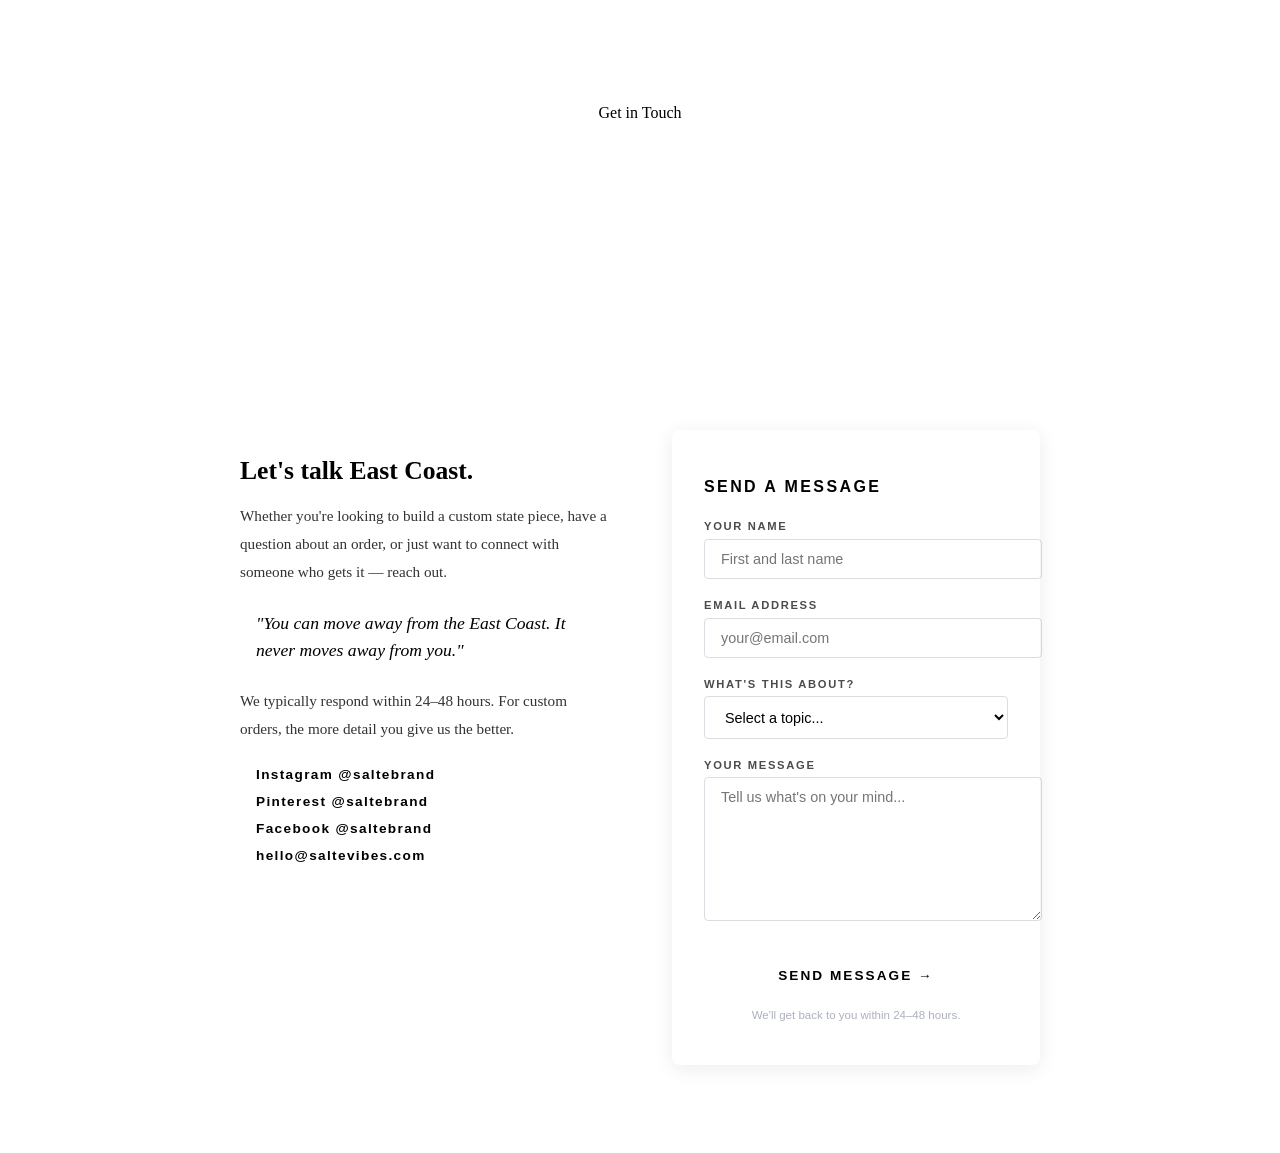
<file: contact.html>
<!DOCTYPE html>
<html lang="en">
<head>
  <meta charset="UTF-8">
  <meta name="viewport" content="width=device-width, initial-scale=1.0">
  <title>Contact — SaltE Brand</title>
  <meta name="description" content="Get in touch with SaltE Brand — custom orders, questions, or just to say hey.">
  
  <style>
    .contact-hero { background: var(--navy); padding: 6rem 2rem 4rem; text-align: center; }
    .contact-hero h1 { font-family: 'Playfair Display', serif; font-size: clamp(2rem,4vw,3rem); font-weight: 700; color: #fff; margin-bottom: 0.75rem; }
    .contact-hero h1 em { color: var(--gold-light); font-style: italic; }
    .contact-hero p { font-size: 1rem; color: rgba(255,255,255,0.45); font-weight: 300; max-width: 480px; margin: 0 auto; line-height: 1.8; }

    .contact-body { background: var(--sand); padding: 5rem 2rem; }
    .contact-inner { max-width: 800px; margin: 0 auto; display: grid; grid-template-columns: 1fr 1fr; gap: 4rem; align-items: start; }
    .contact-info h3 { font-family: 'Playfair Display', serif; font-size: 1.6rem; color: var(--navy); margin-bottom: 1rem; }
    .contact-info p { font-size: 0.95rem; color: var(--navy-light); line-height: 1.85; font-weight: 300; margin-bottom: 1rem; opacity: 0.8; }
    .contact-pull { font-family: 'Playfair Display', serif; font-size: 1.1rem; font-style: italic; color: var(--navy); border-left: 3px solid var(--gold); padding-left: 1rem; margin: 1.5rem 0; line-height: 1.5; }
    .contact-socials { display: flex; flex-direction: column; gap: 0.75rem; margin-top: 1.5rem; }
    .contact-social { display: flex; align-items: center; gap: 10px; font-family: 'Barlow Condensed', sans-serif; font-size: 0.85rem; font-weight: 700; letter-spacing: 0.1em; color: var(--navy); text-decoration: none; transition: color 0.2s; }
    .contact-social:hover { color: var(--gold); }
    .contact-social-dot { width: 6px; height: 6px; background: var(--gold); border-radius: 50%; flex-shrink: 0; }

    .contact-form { background: #fff; border-radius: 8px; padding: 2rem; box-shadow: 0 4px 20px rgba(13,31,60,0.08); }
    .contact-form h3 { font-family: 'Barlow Condensed', sans-serif; font-size: 1rem; font-weight: 700; letter-spacing: 0.15em; text-transform: uppercase; color: var(--navy); margin-bottom: 1.5rem; }
    .form-group { margin-bottom: 1.25rem; }
    .form-label { font-family: 'Barlow Condensed', sans-serif; font-size: 0.7rem; font-weight: 700; letter-spacing: 0.15em; text-transform: uppercase; color: var(--navy-light); display: block; margin-bottom: 0.4rem; opacity: 0.7; }
    .form-input { width: 100%; font-family: 'Barlow', sans-serif; font-size: 0.9rem; padding: 0.7rem 1rem; border: 1px solid rgba(13,31,60,0.15); border-radius: 4px; color: var(--navy); background: var(--white); outline: none; transition: border-color 0.2s; }
    .form-input:focus { border-color: var(--gold); }
    .form-select { width: 100%; font-family: 'Barlow', sans-serif; font-size: 0.9rem; padding: 0.7rem 1rem; border: 1px solid rgba(13,31,60,0.15); border-radius: 4px; color: var(--navy); background: var(--white); outline: none; transition: border-color 0.2s; cursor: pointer; }
    .form-select:focus { border-color: var(--gold); }
    .form-textarea { width: 100%; font-family: 'Barlow', sans-serif; font-size: 0.9rem; padding: 0.7rem 1rem; border: 1px solid rgba(13,31,60,0.15); border-radius: 4px; color: var(--navy); background: var(--white); outline: none; resize: vertical; min-height: 120px; transition: border-color 0.2s; }
    .form-textarea:focus { border-color: var(--gold); }
    .form-submit { width: 100%; font-family: 'Barlow Condensed', sans-serif; font-size: 0.85rem; font-weight: 700; letter-spacing: 0.15em; text-transform: uppercase; background: var(--gold); color: var(--navy); border: none; padding: 0.9rem; border-radius: 4px; cursor: pointer; transition: background 0.2s; margin-top: 0.5rem; }
    .form-submit:hover { background: var(--gold-light); }
    .form-note { font-size: 0.72rem; color: rgba(13,31,60,0.35); text-align: center; margin-top: 0.75rem; font-family: 'Barlow', sans-serif; }

    #form-success { display: none; text-align: center; padding: 2rem; }
    #form-success h4 { font-family: 'Playfair Display', serif; font-size: 1.4rem; color: var(--navy); margin-bottom: 0.75rem; }
    #form-success p { font-size: 0.9rem; color: var(--navy-light); opacity: 0.7; }

    @media (max-width: 680px) {
      .contact-inner { grid-template-columns: 1fr; gap: 2rem; }
    }
  </style>
</head>
<body>

<div id="nav-placeholder"></div>

<section class="contact-hero">
  <span class="section-label">Get in Touch</span>
  <h1>Say <em>Hey</em></h1>
  <p>Custom state orders, wholesale questions, collaboration ideas, or just want to share your East Coast story — we're here for all of it.</p>
</section>

<div id="trust-placeholder"></div>

<section class="contact-body">
  <div class="contact-inner">
    <div class="contact-info">
      <h3>Let's talk East Coast.</h3>
      <p>Whether you're looking to build a custom state piece, have a question about an order, or just want to connect with someone who gets it — reach out.</p>
      <blockquote class="contact-pull">"You can move away from the East Coast. It never moves away from you."</blockquote>
      <p>We typically respond within 24–48 hours. For custom orders, the more detail you give us the better.</p>
      <div class="contact-socials">
        <a href="https://instagram.com/saltebrand" class="contact-social" target="_blank"><span class="contact-social-dot"></span>Instagram @saltebrand</a>
        <a href="https://www.pinterest.com/saltebrand" class="contact-social" target="_blank"><span class="contact-social-dot"></span>Pinterest @saltebrand</a>
        <a href="http://www.facebook.com/saltebrand" class="contact-social" target="_blank"><span class="contact-social-dot"></span>Facebook @saltebrand</a>
        <a href="mailto:hello@saltevibes.com" class="contact-social"><span class="contact-social-dot"></span>hello@saltevibes.com</a>
      </div>
    </div>

    <div class="contact-form">
      <div id="form-fields">
        <h3>Send a Message</h3>
        <div class="form-group">
          <label class="form-label">Your Name</label>
          <input class="form-input" type="text" placeholder="First and last name" id="f-name">
        </div>
        <div class="form-group">
          <label class="form-label">Email Address</label>
          <input class="form-input" type="email" placeholder="your@email.com" id="f-email">
        </div>
        <div class="form-group">
          <label class="form-label">What's this about?</label>
          <select class="form-select" id="f-subject">
            <option value="">Select a topic...</option>
            <option value="custom">Custom state order</option>
            <option value="order">Order question</option>
            <option value="wholesale">Wholesale inquiry</option>
            <option value="collab">Collaboration</option>
            <option value="other">Just saying hey</option>
          </select>
        </div>
        <div class="form-group">
          <label class="form-label">Your Message</label>
          <textarea class="form-textarea" placeholder="Tell us what's on your mind..." id="f-message"></textarea>
        </div>
        <button class="form-submit" onclick="submitForm()">Send Message →</button>
        <p class="form-note">We'll get back to you within 24–48 hours.</p>
      </div>
      <div id="form-success">
        <h4>Message sent!</h4>
        <p>Thanks for reaching out. We'll be in touch within 24–48 hours.<br><br>Always pointing East. ⚓</p>
      </div>
    </div>
  </div>
</section>

<div id="email-placeholder"></div>
<div id="footer-placeholder"></div>


<script>
  renderNav('contact');
  renderTrust();
  renderEmailBand();
  renderFooter();

  function submitForm() {
    const name = document.getElementById('f-name').value;
    const email = document.getElementById('f-email').value;
    if (!name || !email) { alert('Please fill in your name and email.'); return; }
    document.getElementById('form-fields').style.display = 'none';
    document.getElementById('form-success').style.display = 'block';
  }
</script>
</body>
</html>
</file>
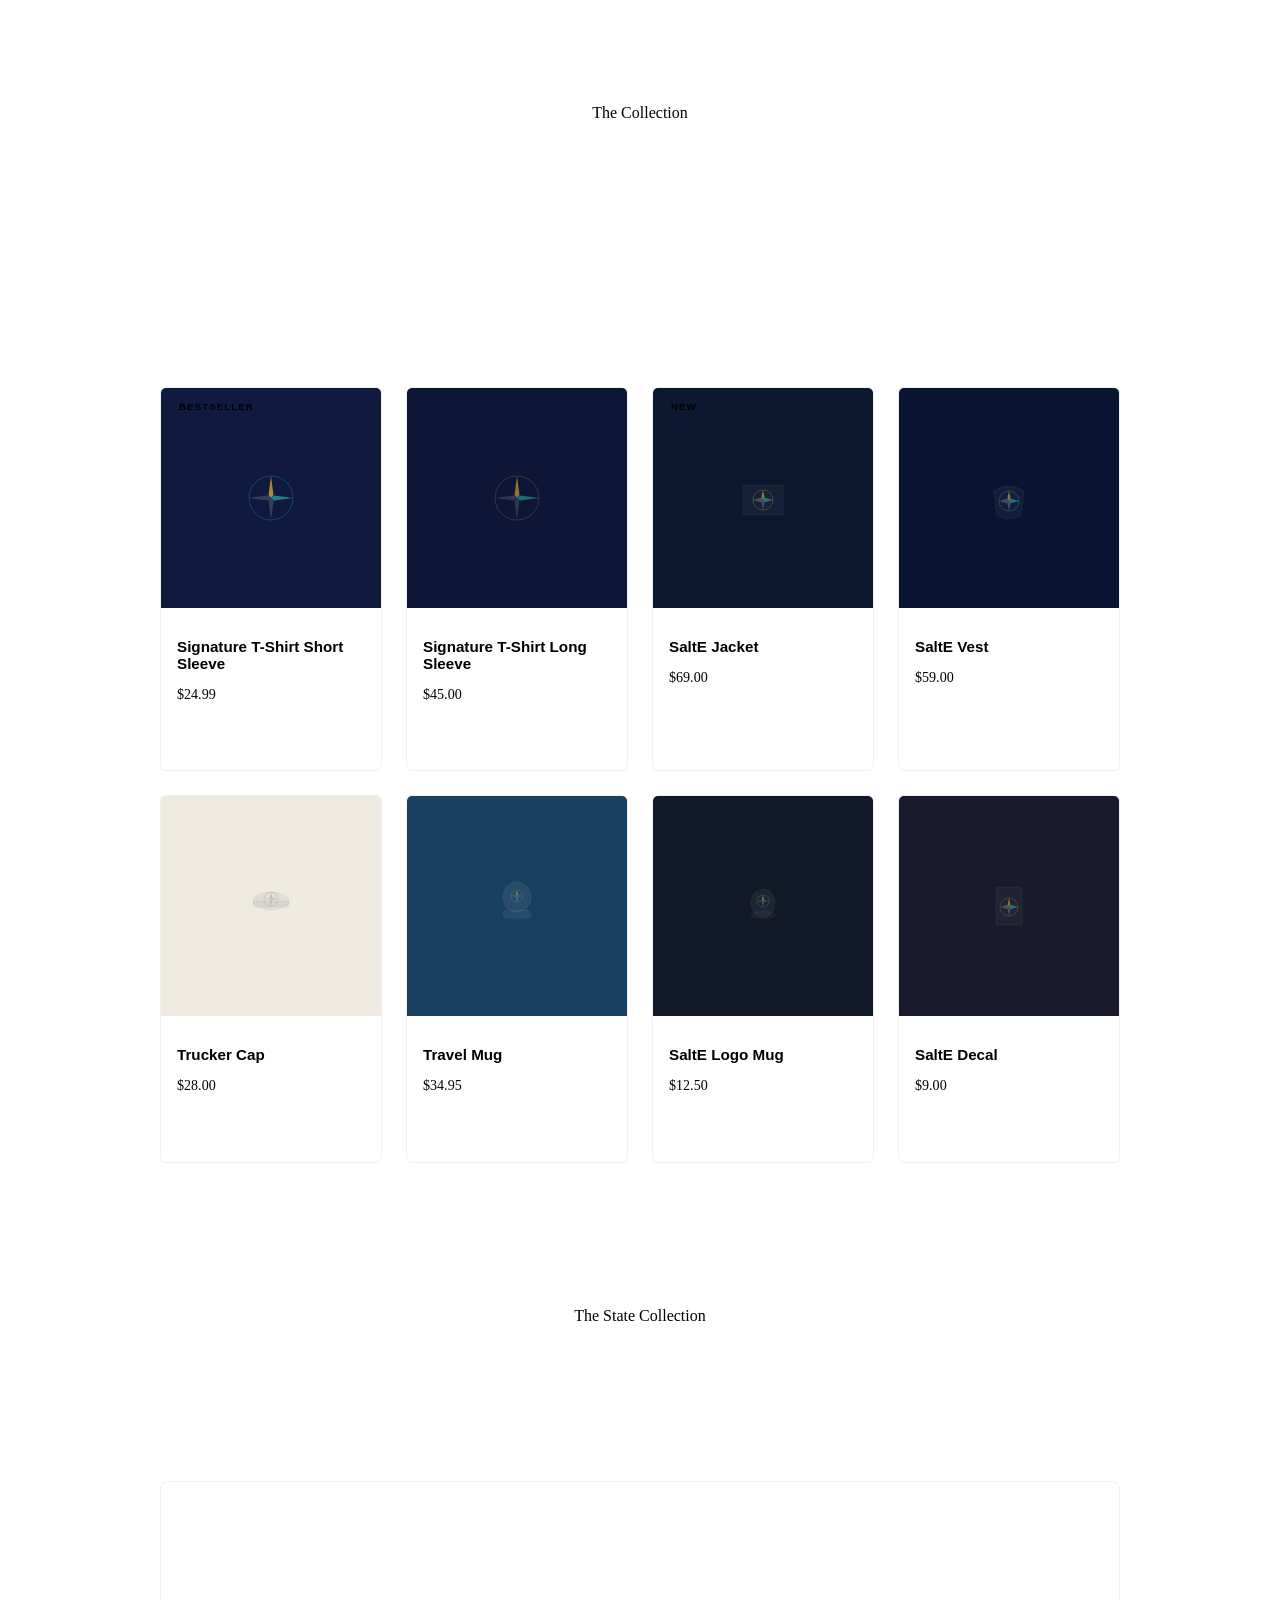
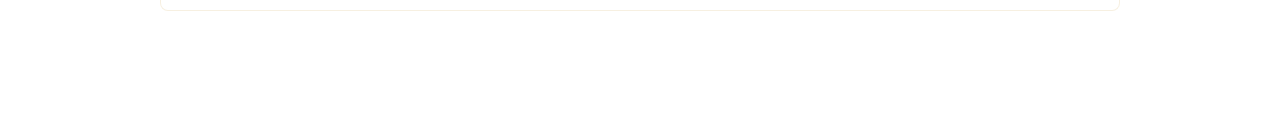
<file: shop.html>
<!DOCTYPE html>
<html lang="en">
<head>
  <meta charset="UTF-8">
  <meta name="viewport" content="width=device-width, initial-scale=1.0">
  <title>Shop — SaltE Brand</title>
  <meta name="description" content="Shop SaltE Brand — East Coast inspired tees, hats, jackets, mugs and more. All 14 East Coast states available.">
  
  <style>
    .shop-hero { background: var(--navy); padding: 6rem 2rem 4rem; text-align: center; }
    .shop-hero h1 { font-family: 'Playfair Display', serif; font-size: clamp(2rem,4vw,3rem); font-weight: 700; color: #fff; margin-bottom: 0.75rem; }
    .shop-hero h1 em { color: var(--gold-light); font-style: italic; }
    .shop-hero p { font-size: 1rem; color: rgba(255,255,255,0.45); font-weight: 300; }

    .shop-body { background: var(--sand); padding: 4rem 2rem; }
    .shop-inner { max-width: 960px; margin: 0 auto; }
    .shop-grid { display: grid; grid-template-columns: repeat(auto-fill, minmax(210px, 1fr)); gap: 1.5rem; }

    .product-card { background: #fff; border-radius: 6px; overflow: hidden; cursor: pointer; transition: all 0.25s; position: relative; border: 1px solid rgba(0,0,0,0.06); }
    .product-card:hover { transform: translateY(-5px); box-shadow: 0 12px 32px rgba(13,31,60,0.1); }
    .product-card:hover .p-overlay { opacity: 1; }
    .p-img { aspect-ratio: 1; display: flex; align-items: center; justify-content: center; position: relative; }
    .p-badge { position: absolute; top: 10px; left: 10px; font-family: 'Barlow Condensed', sans-serif; font-size: 0.6rem; font-weight: 700; letter-spacing: 0.12em; text-transform: uppercase; padding: 3px 8px; border-radius: 3px; }
    .badge-best { background: var(--gold); color: var(--navy); }
    .badge-new { background: var(--teal); color: var(--navy); }
    .p-overlay { position: absolute; inset: 0; background: rgba(13,31,60,0.55); display: flex; align-items: center; justify-content: center; opacity: 0; transition: opacity 0.2s; }
    .p-overlay-btn { font-family: 'Barlow Condensed', sans-serif; font-size: 0.7rem; font-weight: 700; letter-spacing: 0.12em; text-transform: uppercase; background: var(--gold); color: var(--navy); border: none; padding: 0.55rem 1.2rem; border-radius: 3px; cursor: pointer; }
    .p-info { padding: 0.9rem 1rem; border-top: 2px solid var(--sand); }
    .p-name { font-family: 'Barlow Condensed', sans-serif; font-size: 0.95rem; font-weight: 600; color: var(--navy); margin-bottom: 2px; }
    .p-price { font-size: 0.88rem; color: var(--gold); font-weight: 500; }
    .p-quickadd { width: 100%; margin-top: 0.6rem; font-family: 'Barlow Condensed', sans-serif; font-size: 0.68rem; font-weight: 700; letter-spacing: 0.12em; text-transform: uppercase; background: var(--navy); color: #fff; border: none; padding: 0.55rem; border-radius: 3px; cursor: pointer; transition: background 0.2s; }
    .p-quickadd:hover { background: var(--gold); color: var(--navy); }

    /* STATE SELECTOR */
    .states-section { background: var(--navy); padding: 5rem 2rem; }
    .states-inner { max-width: 960px; margin: 0 auto; }
    .states-header { text-align: center; margin-bottom: 1rem; }
    .states-sub { text-align: center; font-size: 0.9rem; color: rgba(255,255,255,0.35); margin-bottom: 0.75rem; font-weight: 300; }
    .legend { display: flex; gap: 1.25rem; justify-content: center; margin-bottom: 1.5rem; }
    .leg { display: flex; align-items: center; gap: 6px; font-size: 0.72rem; color: rgba(255,255,255,0.35); font-family: 'Barlow Condensed', sans-serif; letter-spacing: 0.08em; }
    .leg-dot { width: 8px; height: 8px; border-radius: 50%; }
    .state-grid { display: grid; grid-template-columns: repeat(7,1fr); gap: 8px; margin-bottom: 1.5rem; }
    .sb { background: rgba(255,255,255,0.04); border: 1px solid rgba(255,255,255,0.08); border-radius: 6px; padding: 10px 4px 8px; cursor: pointer; text-align: center; transition: all 0.18s; }
    .sb:hover { background: rgba(201,153,58,0.1); border-color: rgba(201,153,58,0.4); }
    .sb.active { background: rgba(201,153,58,0.15); border-color: var(--gold); border-width: 2px; }
    .sb.is-pre { border-color: rgba(201,153,58,0.3); }
    .sb-a { font-family: 'Barlow Condensed', sans-serif; font-size: 13px; font-weight: 700; color: #fff; display: block; }
    .sb-n { font-size: 8px; color: rgba(255,255,255,0.28); text-transform: uppercase; letter-spacing: 0.04em; margin-top: 2px; display: block; }
    .sb.active .sb-n, .sb.is-pre .sb-n { color: var(--gold); }
    .state-result { border: 1px solid rgba(201,153,58,0.15); border-radius: 8px; background: rgba(255,255,255,0.02); padding: 1.5rem; min-height: 80px; }
    .state-placeholder { text-align: center; padding: 1.5rem; color: rgba(255,255,255,0.22); font-family: 'Barlow Condensed', sans-serif; font-size: 0.78rem; letter-spacing: 0.1em; text-transform: uppercase; }
    .sr-head { display: flex; align-items: center; gap: 12px; margin-bottom: 1.1rem; }
    .sr-circle { width: 44px; height: 44px; background: rgba(201,153,58,0.15); border-radius: 50%; display: flex; align-items: center; justify-content: center; font-family: 'Barlow Condensed', sans-serif; font-size: 14px; font-weight: 700; color: var(--gold); flex-shrink: 0; }
    .sr-title { font-family: 'Barlow Condensed', sans-serif; font-size: 1rem; font-weight: 700; color: #fff; }
    .sr-sub { font-size: 0.72rem; color: rgba(255,255,255,0.3); margin-top: 2px; letter-spacing: 0.06em; }
    .state-options { display: grid; grid-template-columns: 1fr 1fr; gap: 10px; }
    .sop { background: rgba(255,255,255,0.03); border: 1px solid rgba(255,255,255,0.08); border-radius: 6px; padding: 1rem; }
    .ob { display: inline-block; font-family: 'Barlow Condensed', sans-serif; font-size: 0.6rem; font-weight: 700; letter-spacing: 0.12em; text-transform: uppercase; padding: 3px 8px; border-radius: 3px; margin-bottom: 7px; }
    .ob-g { background: rgba(201,153,58,0.2); color: var(--gold); }
    .ob-t { background: rgba(46,196,182,0.15); color: var(--teal); }
    .ot { font-family: 'Barlow Condensed', sans-serif; font-size: 0.9rem; font-weight: 700; color: #fff; margin-bottom: 3px; }
    .od { font-size: 0.78rem; color: rgba(255,255,255,0.35); line-height: 1.5; margin-bottom: 8px; font-weight: 300; }
    .op { font-family: 'Barlow Condensed', sans-serif; font-size: 1.2rem; font-weight: 700; color: #fff; margin-bottom: 8px; }
    .op span { font-size: 0.72rem; color: rgba(255,255,255,0.28); font-weight: 400; }
    .obtn { display: block; width: 100%; padding: 8px; border-radius: 3px; font-family: 'Barlow Condensed', sans-serif; font-size: 0.68rem; font-weight: 700; letter-spacing: 0.1em; text-transform: uppercase; cursor: pointer; border: none; transition: all 0.15s; }
    .obtn-g { background: var(--gold); color: var(--navy); }
    .obtn-g:hover { background: var(--gold-light); }
    .obtn-t { background: transparent; color: var(--teal); border: 1px solid rgba(46,196,182,0.3); }
    .obtn-t:hover { background: rgba(46,196,182,0.1); border-color: var(--teal); }
    .states-note { text-align: center; font-size: 0.72rem; color: rgba(255,255,255,0.18); margin-top: 1rem; letter-spacing: 0.06em; font-family: 'Barlow Condensed', sans-serif; }

    @media (max-width: 600px) {
      .state-grid { grid-template-columns: repeat(4,1fr); }
      .state-options { grid-template-columns: 1fr; }
    }
  </style>
</head>
<body>

<div id="nav-placeholder"></div>

<div class="shop-hero">
  <span class="section-label">The Collection</span>
  <h1>Wear the <em>Vibe</em></h1>
  <p>East Coast inspired gear for ocean souls. Made to order, shipped to you.</p>
</div>

<div id="trust-placeholder"></div>

<section class="shop-body">
  <div class="shop-inner">
    <div class="shop-grid">

      <div class="product-card">
        <div class="p-img" style="background:#0f1a3e;"><span class="p-badge badge-best">Bestseller</span>
          <svg width="70" height="70" viewBox="0 0 70 70" fill="none"><circle cx="35" cy="35" r="22" stroke="#2ec4b6" stroke-width="0.8" opacity="0.35"/><polygon points="35,13 37.5,32 35,35 32.5,32" fill="#c9993a" opacity="0.85"/><polygon points="35,57 37.5,38 35,35 32.5,38" fill="#8a96a8" opacity="0.3"/><polygon points="13,35 32,32.5 35,35 32,37.5" fill="#8a96a8" opacity="0.3"/><polygon points="57,35 38,32.5 35,35 38,37.5" fill="#2ec4b6" opacity="0.6"/></svg>
          <div class="p-overlay"><button class="p-overlay-btn" onclick="window.open('https://www.saltebrand.com/product-page/white-short-sleeve-t-shirt','_blank')">View Product</button></div>
        </div>
        <div class="p-info"><p class="p-name">Signature T-Shirt Short Sleeve</p><p class="p-price">$24.99</p><button class="p-quickadd" onclick="window.open('https://www.saltebrand.com/product-page/white-short-sleeve-t-shirt','_blank')">Shop Now</button></div>
      </div>

      <div class="product-card">
        <div class="p-img" style="background:#0d1635;">
          <svg width="70" height="70" viewBox="0 0 70 70" fill="none"><circle cx="35" cy="35" r="22" stroke="#c9993a" stroke-width="0.8" opacity="0.3"/><polygon points="35,13 37.5,32 35,35 32.5,32" fill="#c9993a" opacity="0.7"/><polygon points="35,57 37.5,38 35,35 32.5,38" fill="#8a96a8" opacity="0.25"/><polygon points="13,35 32,32.5 35,35 32,37.5" fill="#8a96a8" opacity="0.25"/><polygon points="57,35 38,32.5 35,35 38,37.5" fill="#2ec4b6" opacity="0.5"/></svg>
          <div class="p-overlay"><button class="p-overlay-btn" onclick="window.open('https://www.saltebrand.com/product-page/signature-logo-long-sleeve','_blank')">View Product</button></div>
        </div>
        <div class="p-info"><p class="p-name">Signature T-Shirt Long Sleeve</p><p class="p-price">$45.00</p><button class="p-quickadd" onclick="window.open('https://www.saltebrand.com/product-page/signature-logo-long-sleeve','_blank')">Shop Now</button></div>
      </div>

      <div class="product-card">
        <div class="p-img" style="background:#0c1830;"><span class="p-badge badge-new">New</span>
          <svg width="70" height="70" viewBox="0 0 70 70" fill="none"><rect x="15" y="22" width="40" height="30" rx="2" fill="rgba(255,255,255,0.04)" stroke="rgba(255,255,255,0.1)" stroke-width="0.5"/><circle cx="35" cy="37" r="10" stroke="#c9993a" stroke-width="0.7" opacity="0.45"/><polygon points="35,27 36.5,34 35,37 33.5,34" fill="#c9993a" opacity="0.7"/><polygon points="35,47 36.5,40 35,37 33.5,40" fill="rgba(255,255,255,0.2)"/><polygon points="25,37 33.5,34.5 35,37 33.5,39.5" fill="rgba(255,255,255,0.2)"/><polygon points="45,37 36.5,34.5 35,37 36.5,39.5" fill="#2ec4b6" opacity="0.5"/></svg>
          <div class="p-overlay"><button class="p-overlay-btn" onclick="window.open('https://www.saltebrand.com/product-page/salte-jacket','_blank')">View Product</button></div>
        </div>
        <div class="p-info"><p class="p-name">SaltE Jacket</p><p class="p-price">$69.00</p><button class="p-quickadd" onclick="window.open('https://www.saltebrand.com/product-page/salte-jacket','_blank')">Shop Now</button></div>
      </div>

      <div class="product-card">
        <div class="p-img" style="background:#091530;">
          <svg width="70" height="70" viewBox="0 0 70 70" fill="none"><path d="M20 28 Q35 18 50 28 L47 52 Q35 60 23 52 Z" fill="rgba(255,255,255,0.04)" stroke="rgba(255,255,255,0.1)" stroke-width="0.5"/><circle cx="35" cy="38" r="10" stroke="#2ec4b6" stroke-width="0.7" opacity="0.4"/><polygon points="35,28 36.5,35 35,38 33.5,35" fill="#c9993a" opacity="0.7"/><polygon points="35,48 36.5,41 35,38 33.5,41" fill="rgba(255,255,255,0.2)"/><polygon points="25,38 33.5,35.5 35,38 33.5,40.5" fill="rgba(255,255,255,0.2)"/><polygon points="45,38 36.5,35.5 35,38 36.5,40.5" fill="#2ec4b6" opacity="0.5"/></svg>
          <div class="p-overlay"><button class="p-overlay-btn" onclick="window.open('https://www.saltebrand.com/product-page/salte-vest','_blank')">View Product</button></div>
        </div>
        <div class="p-info"><p class="p-name">SaltE Vest</p><p class="p-price">$59.00</p><button class="p-quickadd" onclick="window.open('https://www.saltebrand.com/product-page/salte-vest','_blank')">Shop Now</button></div>
      </div>

      <div class="product-card">
        <div class="p-img" style="background:#f0ebe0;">
          <svg width="70" height="70" viewBox="0 0 70 70" fill="none"><ellipse cx="35" cy="30" rx="18" ry="9" fill="rgba(13,31,60,0.06)" stroke="rgba(13,31,60,0.1)" stroke-width="0.5"/><rect x="17" y="30" width="36" height="6" rx="1" fill="rgba(13,31,60,0.05)" stroke="rgba(13,31,60,0.08)" stroke-width="0.5"/><circle cx="35" cy="28" r="7" stroke="#0d1f3c" stroke-width="0.6" opacity="0.18"/><polygon points="35,21 36,26 35,28 34,26" fill="#c9993a" opacity="0.55"/><polygon points="35,35 36,30 35,28 34,30" fill="#0d1f3c" opacity="0.12"/><polygon points="28,28 34,27.2 35,28 34,28.8" fill="#0d1f3c" opacity="0.12"/><polygon points="42,28 36,27.2 35,28 36,28.8" fill="#0d1f3c" opacity="0.22"/></svg>
          <div class="p-overlay"><button class="p-overlay-btn" onclick="window.open('https://www.saltebrand.com/product-page/trucker-cap','_blank')">View Product</button></div>
        </div>
        <div class="p-info"><p class="p-name">Trucker Cap</p><p class="p-price">$28.00</p><button class="p-quickadd" onclick="window.open('https://www.saltebrand.com/product-page/trucker-cap','_blank')">Shop Now</button></div>
      </div>

      <div class="product-card">
        <div class="p-img" style="background:#1a4060;">
          <svg width="70" height="70" viewBox="0 0 70 70" fill="none"><ellipse cx="35" cy="26" rx="14" ry="15" fill="rgba(255,255,255,0.06)" stroke="rgba(255,255,255,0.12)" stroke-width="0.5"/><rect x="21" y="39" width="28" height="8" rx="4" fill="rgba(255,255,255,0.05)" stroke="rgba(255,255,255,0.08)" stroke-width="0.5"/><circle cx="35" cy="25" r="6" stroke="#c9993a" stroke-width="0.6" opacity="0.4"/><polygon points="35,19 36,23 35,25 34,23" fill="#c9993a" opacity="0.7"/><polygon points="35,31 36,27 35,25 34,27" fill="rgba(255,255,255,0.2)"/><polygon points="29,25 34,24.2 35,25 34,25.8" fill="rgba(255,255,255,0.2)"/><polygon points="41,25 36,24.2 35,25 36,25.8" fill="#2ec4b6" opacity="0.5"/></svg>
          <div class="p-overlay"><button class="p-overlay-btn" onclick="window.open('https://www.saltebrand.com/product-page/travel-mug-with-a-handle','_blank')">View Product</button></div>
        </div>
        <div class="p-info"><p class="p-name">Travel Mug</p><p class="p-price">$34.95</p><button class="p-quickadd" onclick="window.open('https://www.saltebrand.com/product-page/travel-mug-with-a-handle','_blank')">Shop Now</button></div>
      </div>

      <div class="product-card">
        <div class="p-img" style="background:#111827;">
          <svg width="70" height="70" viewBox="0 0 70 70" fill="none"><ellipse cx="35" cy="32" rx="12" ry="14" fill="rgba(255,255,255,0.05)" stroke="rgba(255,255,255,0.1)" stroke-width="0.5"/><ellipse cx="35" cy="44" rx="12" ry="4" fill="rgba(255,255,255,0.04)" stroke="rgba(255,255,255,0.08)" stroke-width="0.5"/><circle cx="35" cy="30" r="6" stroke="#2ec4b6" stroke-width="0.6" opacity="0.4"/><polygon points="35,24 36,28.5 35,30 34,28.5" fill="#c9993a" opacity="0.7"/><polygon points="35,36 36,31.5 35,30 34,31.5" fill="rgba(255,255,255,0.2)"/><polygon points="29,30 34,29.2 35,30 34,30.8" fill="rgba(255,255,255,0.2)"/><polygon points="41,30 36,29.2 35,30 36,30.8" fill="#2ec4b6" opacity="0.5"/></svg>
          <div class="p-overlay"><button class="p-overlay-btn" onclick="window.open('https://www.saltebrand.com/product-page/salte-logo-black-glossy-mug','_blank')">View Product</button></div>
        </div>
        <div class="p-info"><p class="p-name">SaltE Logo Mug</p><p class="p-price">$12.50</p><button class="p-quickadd" onclick="window.open('https://www.saltebrand.com/product-page/salte-logo-black-glossy-mug','_blank')">Shop Now</button></div>
      </div>

      <div class="product-card">
        <div class="p-img" style="background:#1a1a2e;">
          <svg width="70" height="70" viewBox="0 0 70 70" fill="none"><rect x="22" y="16" width="26" height="38" rx="2" fill="rgba(255,255,255,0.04)" stroke="rgba(255,255,255,0.1)" stroke-width="0.5"/><circle cx="35" cy="36" r="9" stroke="#c9993a" stroke-width="0.6" opacity="0.4"/><polygon points="35,27 36.2,33.5 35,36 33.8,33.5" fill="#c9993a" opacity="0.7"/><polygon points="35,45 36.2,38.5 35,36 33.8,38.5" fill="rgba(255,255,255,0.2)"/><polygon points="26,36 33.5,33.8 35,36 33.5,38.2" fill="rgba(255,255,255,0.2)"/><polygon points="44,36 36.5,33.8 35,36 36.5,38.2" fill="#2ec4b6" opacity="0.5"/></svg>
          <div class="p-overlay"><button class="p-overlay-btn" onclick="window.open('https://www.saltebrand.com/product-page/livin-salte-decal','_blank')">View Product</button></div>
        </div>
        <div class="p-info"><p class="p-name">SaltE Decal</p><p class="p-price">$9.00</p><button class="p-quickadd" onclick="window.open('https://www.saltebrand.com/product-page/livin-salte-decal','_blank')">Shop Now</button></div>
      </div>

    </div>
  </div>
</section>

<!-- STATE SELECTOR -->
<section class="states-section" id="states">
  <div class="states-inner">
    <div class="states-header">
      <span class="section-label" style="display:block;text-align:center;margin-bottom:0.5rem;">The State Collection</span>
      <h2 class="section-title" style="color:#fff;text-align:center;">Where are you from?</h2>
    </div>
    <p class="states-sub">All 14 East Coast states. Pre-designed and ready to ship, or build something custom.</p>
    <div class="legend">
      <div class="leg"><div class="leg-dot" style="background:var(--gold);"></div>Pre-designed &amp; ready to ship</div>
      <div class="leg"><div class="leg-dot" style="background:rgba(255,255,255,0.2);"></div>Custom order available</div>
    </div>
    <div class="state-grid" id="stateGrid"></div>
    <div class="state-result" id="stateResult"><div class="state-placeholder">Select your state above</div></div>
    <p class="states-note">Printed on demand via Printful &nbsp;·&nbsp; Ships to all 50 states &nbsp;·&nbsp; Free shipping over $50</p>
  </div>
</section>

<div id="email-placeholder"></div>
<div id="footer-placeholder"></div>


<script>
  renderNav('wear');
  renderTrust();
  renderEmailBand();
  renderFooter();

  const states=[{abbr:'CT',name:'Connecticut'},{abbr:'DE',name:'Delaware'},{abbr:'FL',name:'Florida'},{abbr:'GA',name:'Georgia'},{abbr:'ME',name:'Maine'},{abbr:'MD',name:'Maryland'},{abbr:'MA',name:'Massachusetts'},{abbr:'NH',name:'New Hampshire'},{abbr:'NJ',name:'New Jersey'},{abbr:'NY',name:'New York'},{abbr:'NC',name:'North Carolina'},{abbr:'RI',name:'Rhode Island'},{abbr:'SC',name:'South Carolina'},{abbr:'VA',name:'Virginia'}];
  const pre=['MA','FL'];
  const grid=document.getElementById('stateGrid');
  const result=document.getElementById('stateResult');

  states.forEach(s=>{
    const el=document.createElement('div');
    const isPre=pre.includes(s.abbr);
    el.className='sb'+(isPre?' is-pre':'');
    el.innerHTML=`<span class="sb-a">${s.abbr}</span><span class="sb-n">${s.name.split(' ')[0]}</span>`;
    el.onclick=()=>pick(s,el);
    grid.appendChild(el);
  });

  function pick(s,el){
    document.querySelectorAll('.sb').forEach(b=>b.classList.remove('active'));
    el.classList.add('active');
    const isPre=pre.includes(s.abbr);
    result.innerHTML=`
      <div class="sr-head">
        <div class="sr-circle">${s.abbr}</div>
        <div><div class="sr-title">SaltE ${s.name} Collection</div><div class="sr-sub">East Coast proud &nbsp;·&nbsp; Livin' SaltE</div></div>
      </div>
      <div class="state-options">
        <div class="sop">
          <span class="ob ob-g">${isPre?'Pre-Designed':'Coming Soon'}</span>
          <div class="ot">Signature ${s.abbr} Tee</div>
          <div class="od">${isPre?`The SaltE compass over the ${s.name} silhouette. Ready to ship.`:`The ${s.name} tee is in production. Be first in line.`}</div>
          <div class="op">${isPre?'$24.95':'Notify me'} <span>${isPre?'/ ships 5–7 days':''}</span></div>
          <button class="obtn obtn-g" onclick="window.open('https://www.saltebrand.com/shop-all','_blank')">${isPre?'Shop Now →':'Join Waitlist →'}</button>
        </div>
        <div class="sop">
          <span class="ob ob-t">Custom Build</span>
          <div class="ot">Build Your ${s.abbr} Gear</div>
          <div class="od">Any product. Any size. We'll add the ${s.name} state design to it.</div>
          <div class="op">From $24.95 <span>/ custom add-on</span></div>
          <button class="obtn obtn-t" onclick="window.location.href='contact.html'">Start Custom Order →</button>
        </div>
      </div>`;
  }
</script>
</body>
</html>
</file>
